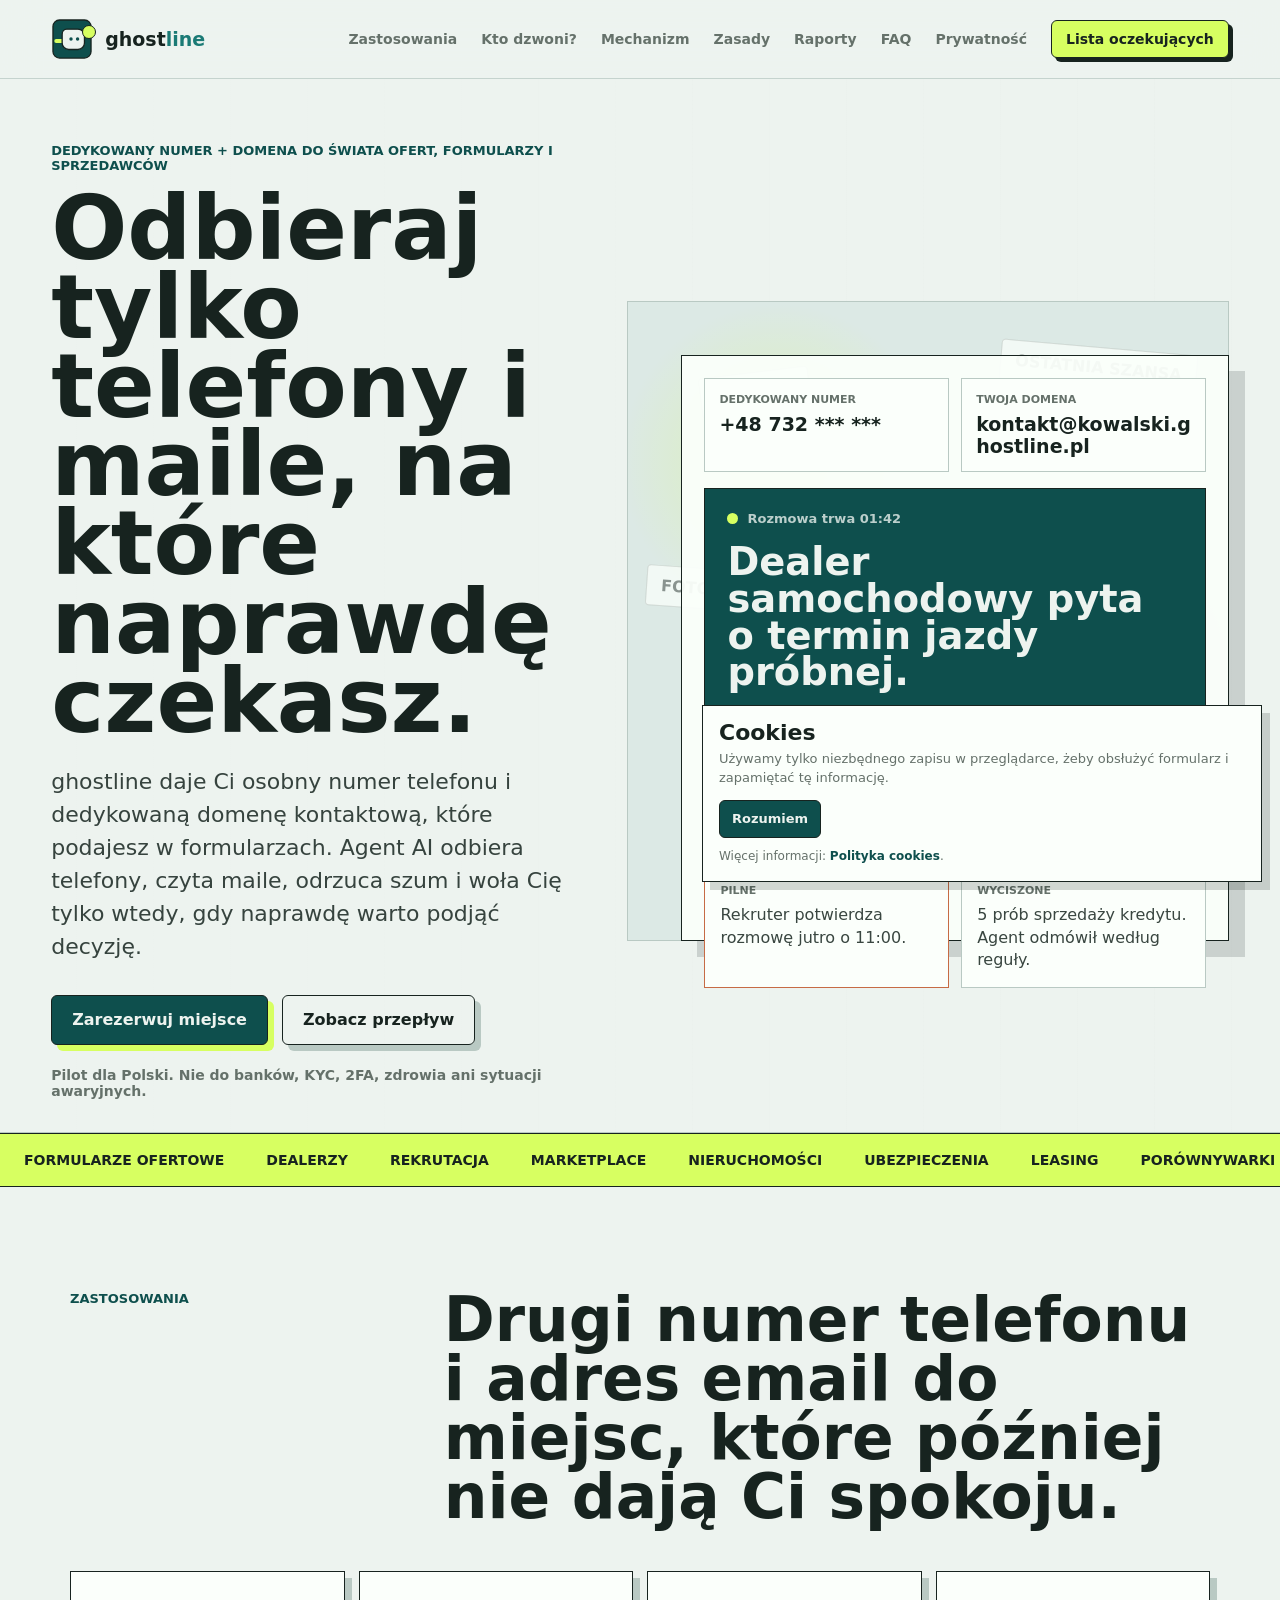
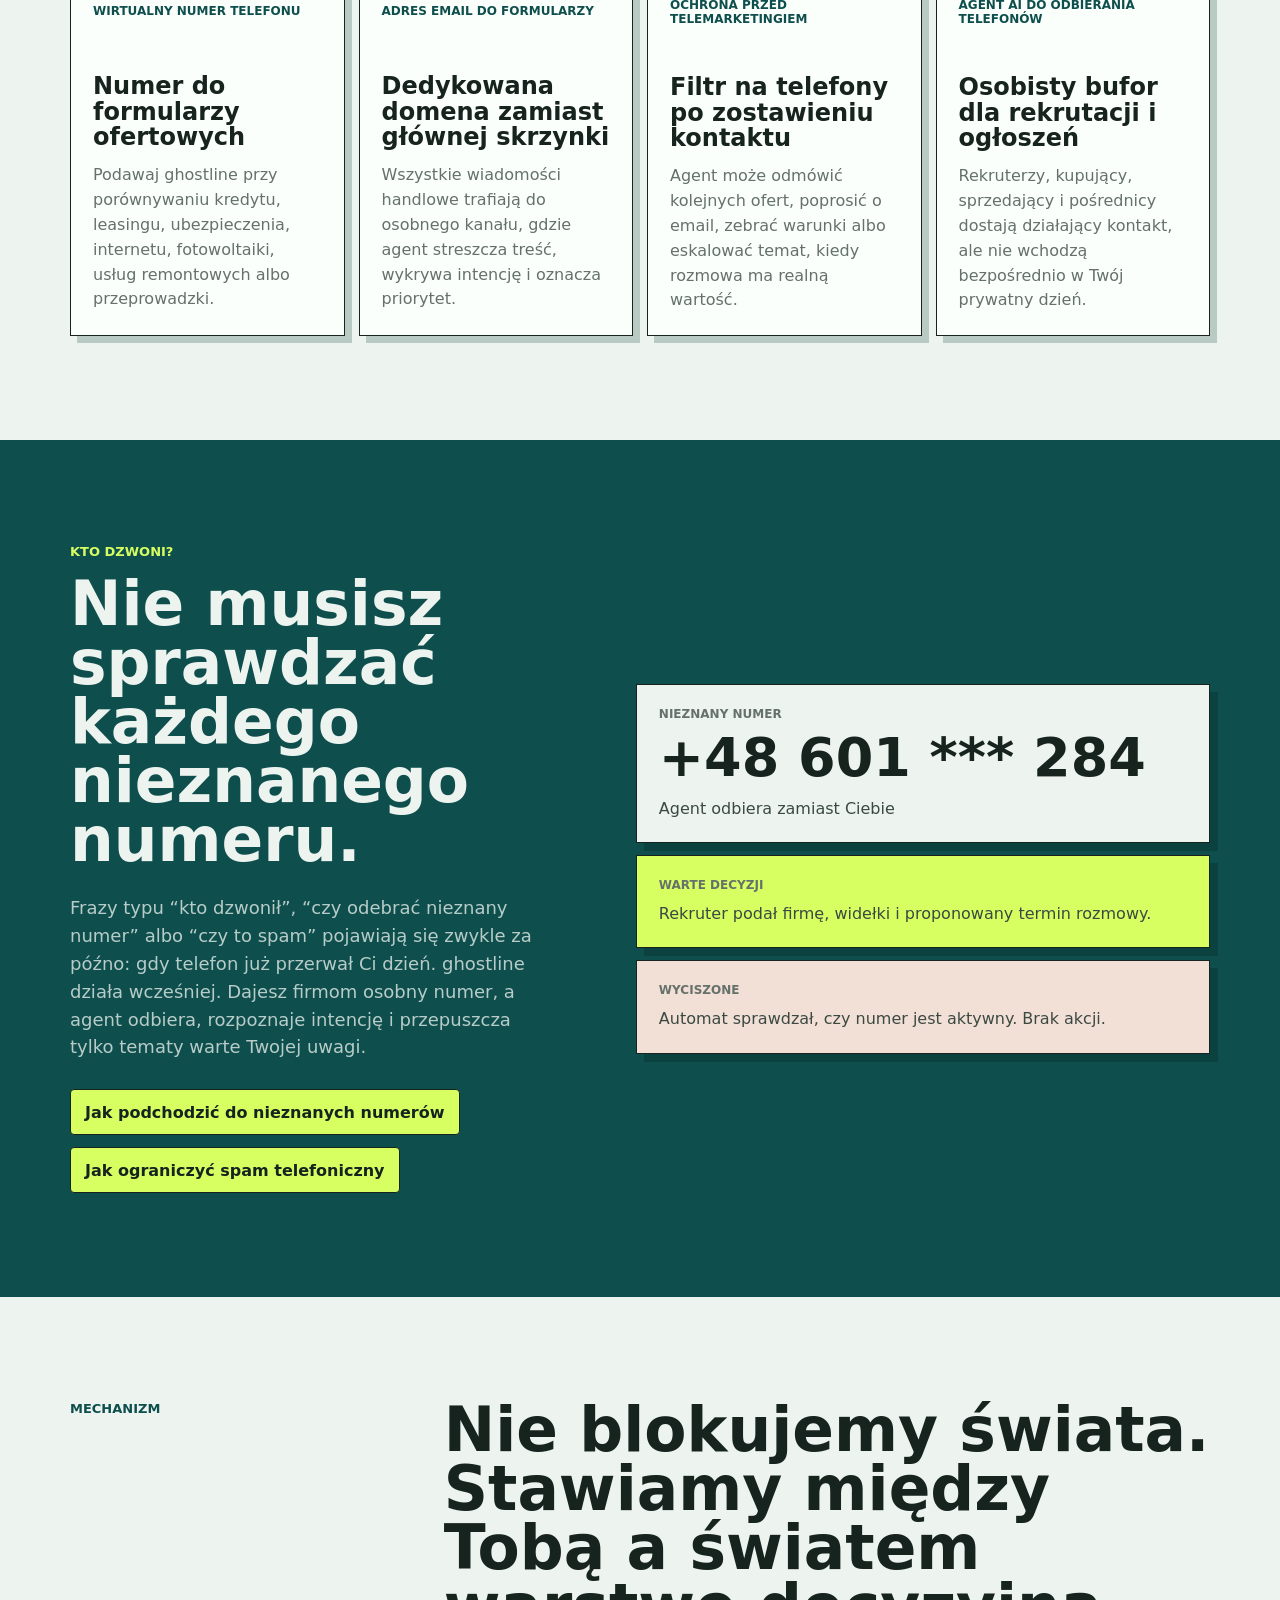
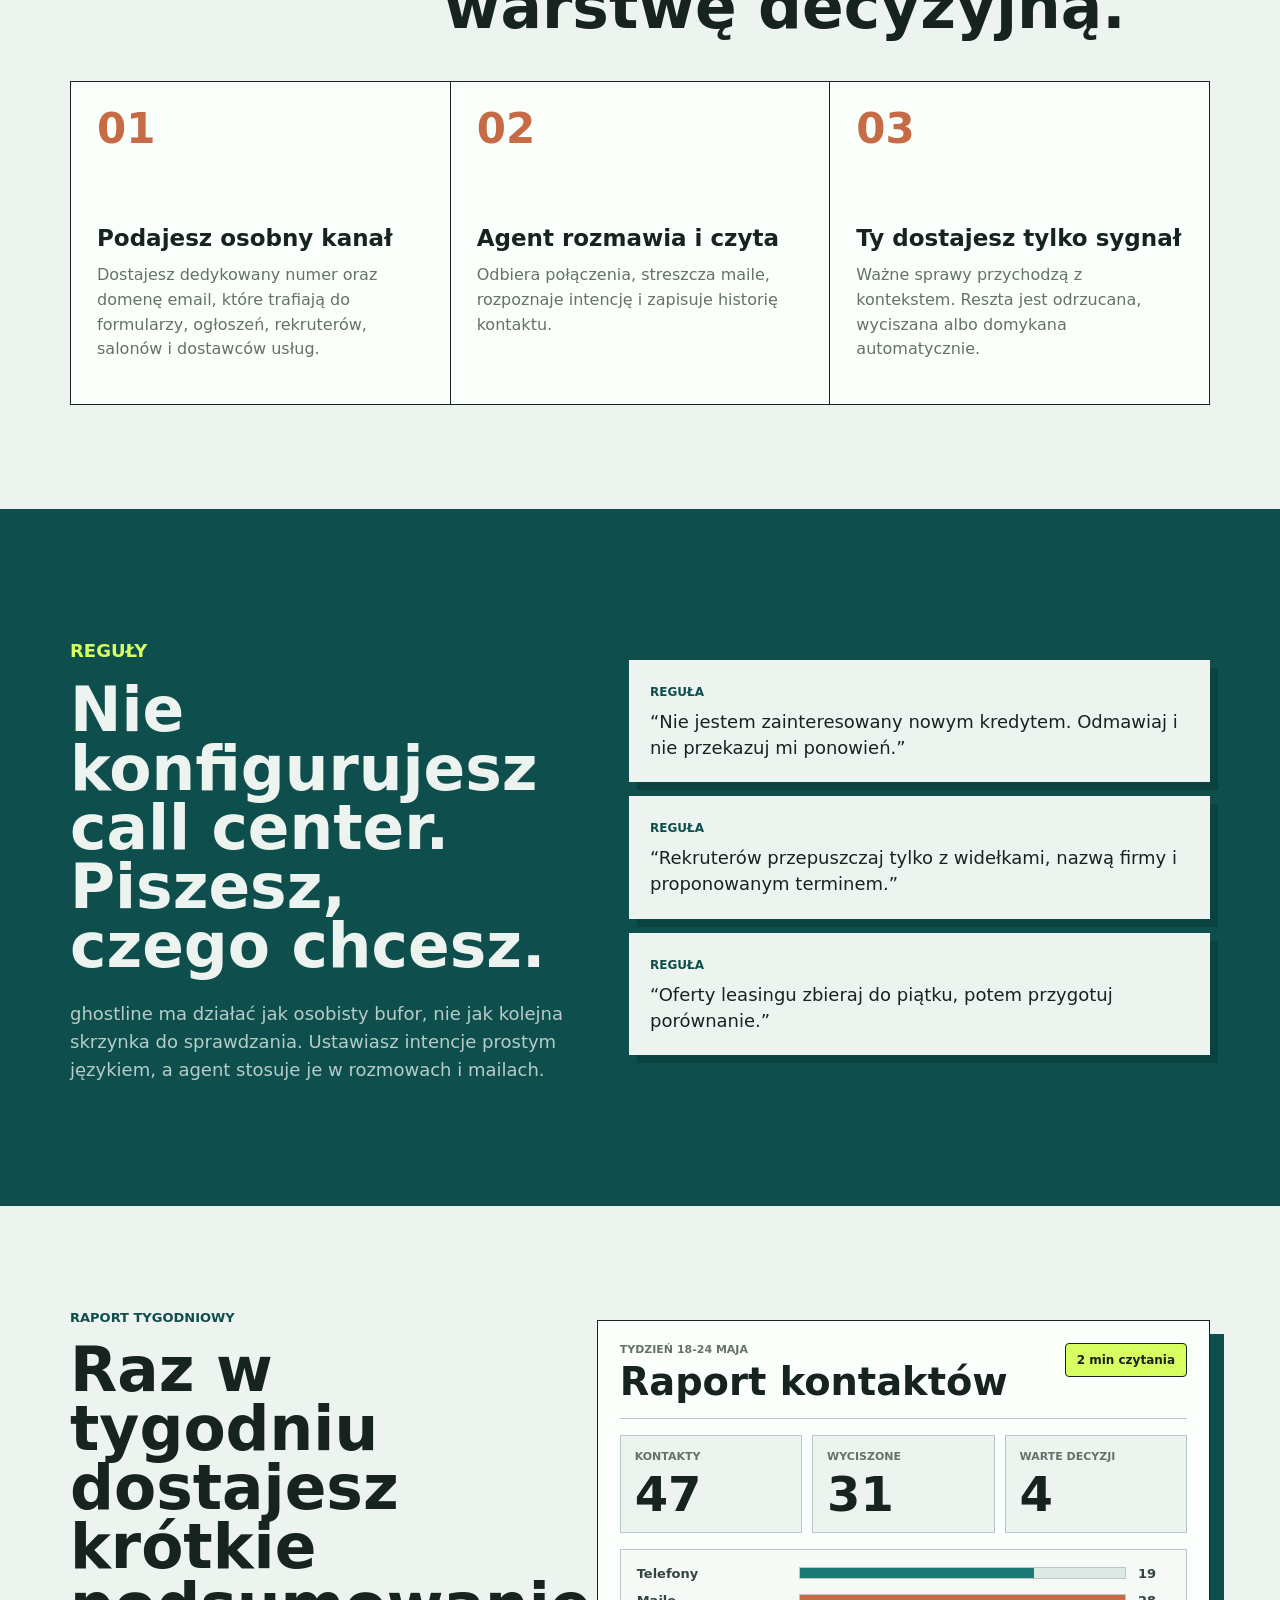
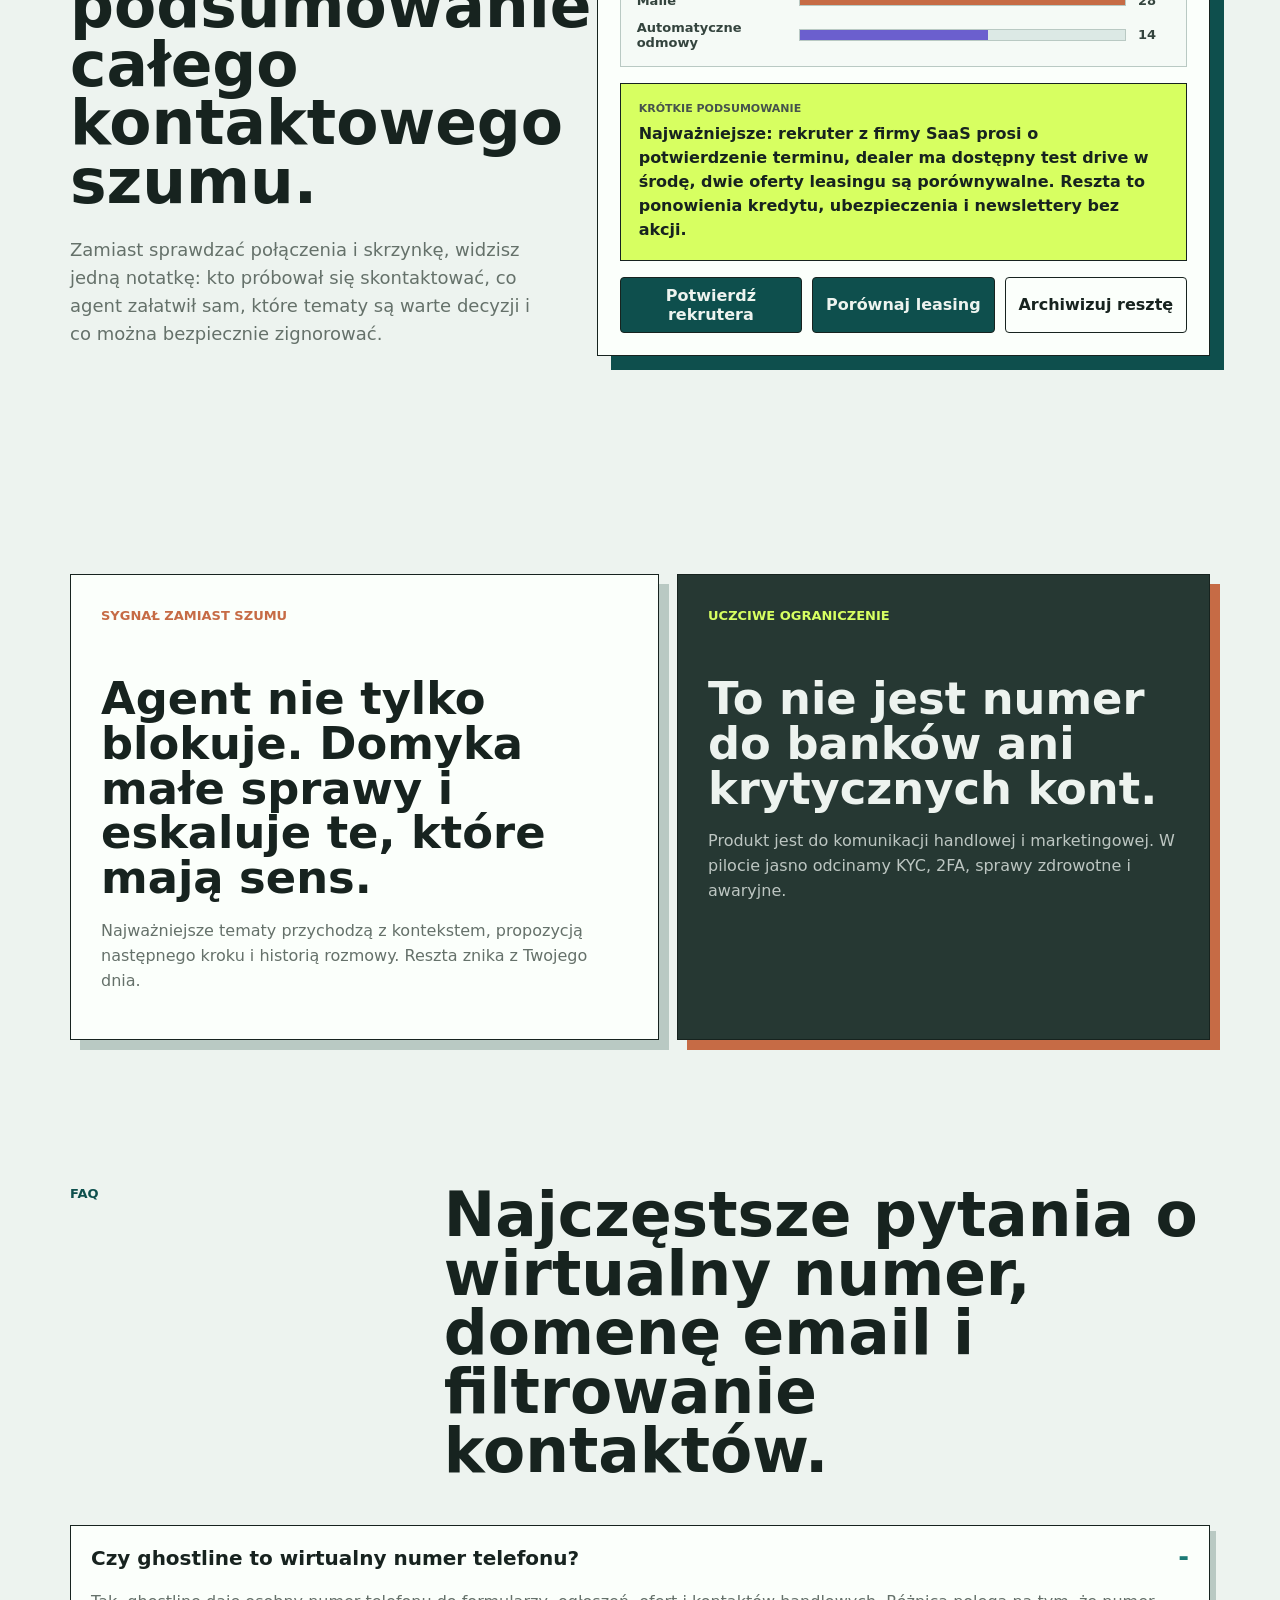
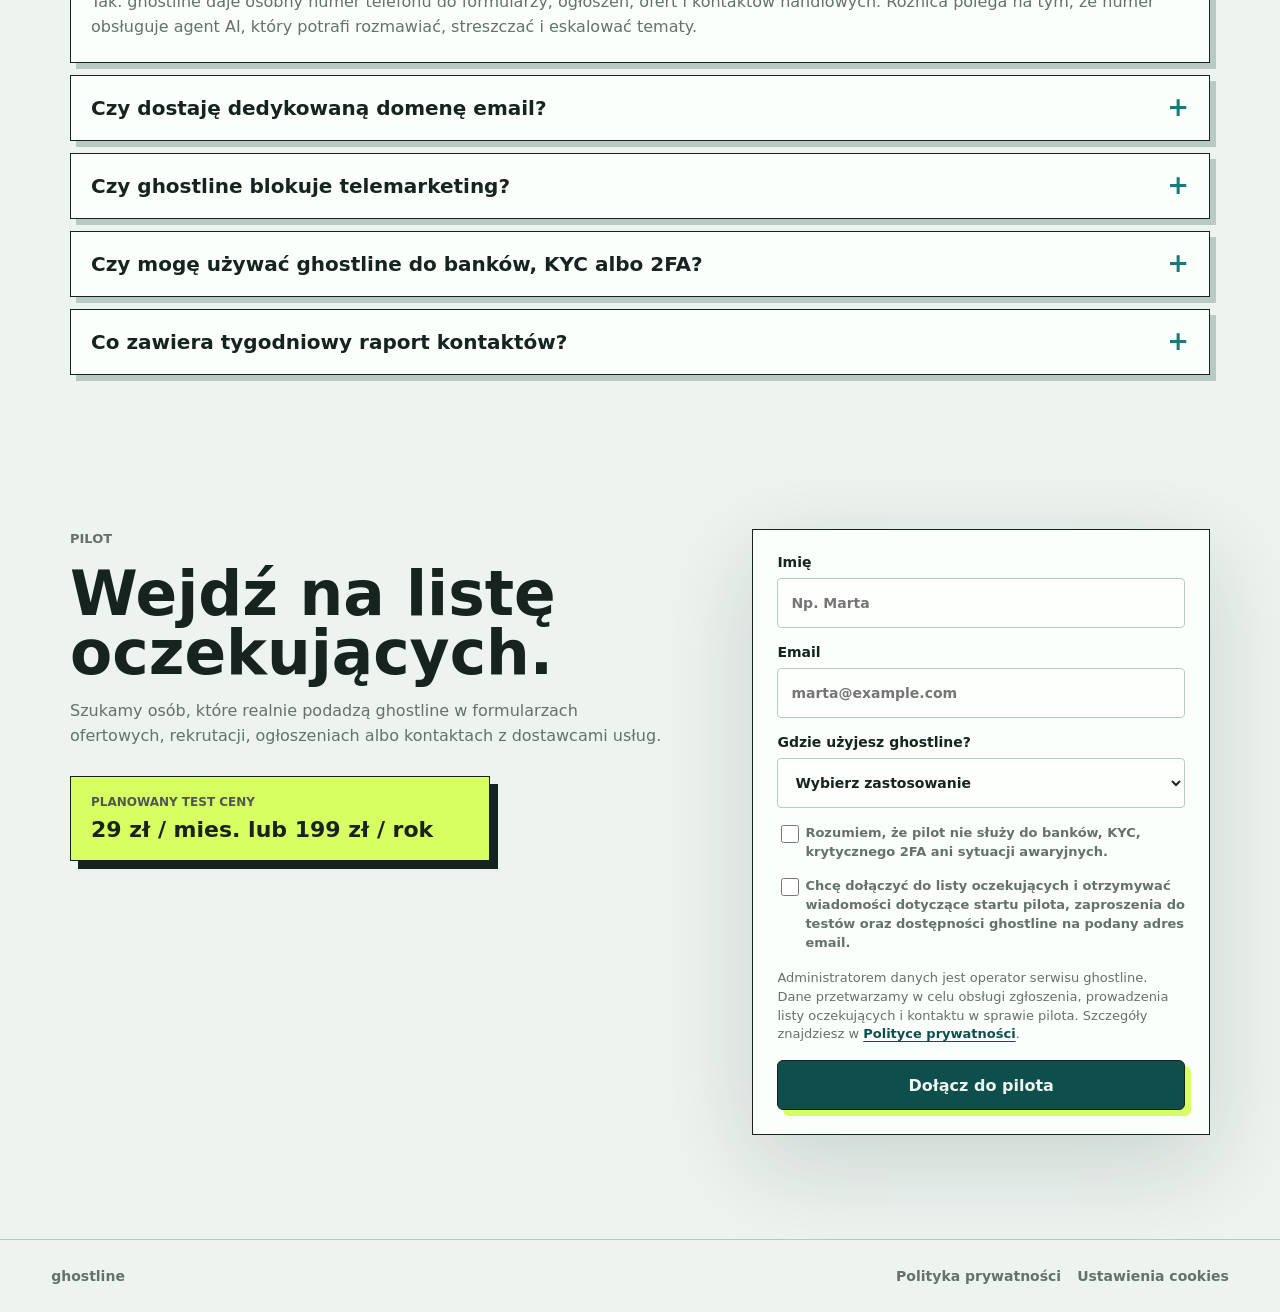
<file: index.html>
<!doctype html>
<html lang="pl">
  <head>
    <meta charset="utf-8">
    <meta name="viewport" content="width=device-width, initial-scale=1">
    <title>ghostline | Dedykowany numer i email do formularzy</title>
    <meta
      name="description"
      content="Dedykowany numer telefonu i domena email obsługiwana przez agenta AI. Ogranicz telemarketing, spam i chaos po formularzach ofertowych."
    >
    <meta name="robots" content="index, follow, max-image-preview:large">
    <meta name="googlebot" content="index, follow, max-snippet:-1, max-image-preview:large, max-video-preview:-1">
    <meta name="theme-color" content="#edf3ef">
    <meta name="application-name" content="ghostline">
    <meta name="apple-mobile-web-app-title" content="ghostline">
    <link rel="canonical" href="https://ghostline.pl/">
    <link rel="manifest" href="/site.webmanifest">
    <link rel="icon" href="data:image/svg+xml,%3Csvg width='64' height='64' viewBox='0 0 64 64' xmlns='http://www.w3.org/2000/svg'%3E%3Crect width='64' height='64' rx='10' fill='%230e4f4d'/%3E%3Cpath d='M10 35h12c5.5 0 7-7 12-7h20' fill='none' stroke='%23d7ff61' stroke-width='6' stroke-linecap='round'/%3E%3Cpath d='M24 18h17c5 0 9 4 9 9v11c0 5-4 9-9 9H26c-5 0-9-4-9-9V25c0-4 3-7 7-7Z' fill='%23edf3ef'/%3E%3Ccircle cx='30' cy='32' r='2.5' fill='%230e4f4d'/%3E%3Ccircle cx='40' cy='32' r='2.5' fill='%230e4f4d'/%3E%3C/svg%3E">
    <link rel="icon" type="image/svg+xml" href="/assets/logo.svg">
    <link rel="apple-touch-icon" href="/assets/apple-touch-icon.svg">
    <meta property="og:site_name" content="ghostline">
    <meta property="og:type" content="website">
    <meta property="og:locale" content="pl_PL">
    <meta property="og:url" content="https://ghostline.pl/">
    <meta property="og:title" content="ghostline - dedykowany numer i email do formularzy">
    <meta property="og:description" content="Osobny numer telefonu, dedykowana domena email i agent AI, który filtruje telemarketing, oferty i kontakty handlowe.">
    <meta property="og:image" content="https://ghostline.pl/assets/og-image.png">
    <meta property="og:image:type" content="image/png">
    <meta property="og:image:width" content="1200">
    <meta property="og:image:height" content="630">
    <meta property="og:image:alt" content="ghostline - dedykowany numer i domena email filtrowane przez agenta AI">
    <meta name="twitter:card" content="summary_large_image">
    <meta name="twitter:title" content="ghostline - dedykowany numer i email do formularzy">
    <meta name="twitter:description" content="Agent AI odbiera telefony, czyta maile i co tydzień streszcza kontakty z formularzy, ogłoszeń i ofert.">
    <meta name="twitter:image" content="https://ghostline.pl/assets/og-image.png">
    <script type="application/ld+json">
      {
        "@context": "https://schema.org",
        "@graph": [
          {
            "@type": "Organization",
            "@id": "https://ghostline.pl/#organization",
            "name": "ghostline",
            "url": "https://ghostline.pl/",
            "logo": "https://ghostline.pl/assets/logo.svg"
          },
          {
            "@type": "WebSite",
            "@id": "https://ghostline.pl/#website",
            "url": "https://ghostline.pl/",
            "name": "ghostline",
            "inLanguage": "pl-PL",
            "publisher": {
              "@id": "https://ghostline.pl/#organization"
            }
          },
          {
            "@type": "SoftwareApplication",
            "@id": "https://ghostline.pl/#app",
            "name": "ghostline",
            "applicationCategory": "CommunicationApplication",
            "operatingSystem": "Web, iOS, Android",
            "inLanguage": "pl-PL",
            "description": "Dedykowany numer telefonu i domena email obsługiwana przez agenta AI do formularzy ofertowych, rekrutacji, ogłoszeń i kontaktów handlowych.",
            "offers": {
              "@type": "Offer",
              "price": "29",
              "priceCurrency": "PLN",
              "availability": "https://schema.org/PreOrder",
              "url": "https://ghostline.pl/#waiting-list"
            }
          },
          {
            "@type": "FAQPage",
            "@id": "https://ghostline.pl/#faq",
            "inLanguage": "pl-PL",
            "mainEntity": [
              {
                "@type": "Question",
                "name": "Czy ghostline to wirtualny numer telefonu?",
                "acceptedAnswer": {
                  "@type": "Answer",
                  "text": "ghostline daje osobny numer telefonu i dedykowaną domenę email do formularzy, ogłoszeń, rekrutacji i kontaktów handlowych. Agent AI odbiera połączenia, czyta wiadomości i przekazuje tylko ważne tematy."
                }
              },
              {
                "@type": "Question",
                "name": "Czy mogę używać ghostline do banków, KYC albo 2FA?",
                "acceptedAnswer": {
                  "@type": "Answer",
                  "text": "Nie. Pilot ghostline jest przeznaczony do komunikacji marketingowej i handlowej. Nie należy używać go do banków, KYC, krytycznego 2FA, zdrowia ani sytuacji awaryjnych."
                }
              },
              {
                "@type": "Question",
                "name": "Czy dostaję dedykowaną domenę email?",
                "acceptedAnswer": {
                  "@type": "Answer",
                  "text": "Tak. W pilocie użytkownik otrzymuje dedykowany adres w domenie ghostline, na przykład kontakt@nazwisko.ghostline.pl, oraz osobny numer telefonu."
                }
              },
              {
                "@type": "Question",
                "name": "Jak działa tygodniowy raport kontaktów?",
                "acceptedAnswer": {
                  "@type": "Answer",
                  "text": "Raport tygodniowy pokazuje liczbę kontaktów, wyciszone tematy, sprawy wymagające decyzji oraz krótkie podsumowanie tego, co agent załatwił automatycznie."
                }
              }
            ]
          }
        ]
      }
    </script>
    <link rel="stylesheet" href="styles.css?v=20260529-2">
  </head>
  <body>
    <header class="site-header">
      <a class="brand" href="#top" aria-label="ghostline">
        <span class="brand-mark" aria-hidden="true">
          <svg viewBox="0 0 64 64" role="img">
            <rect class="mark-field" x="3" y="3" width="58" height="58" rx="10"></rect>
            <path class="mark-line" d="M8 35h13c5.6 0 7.2-7.5 12.7-7.5H56"></path>
            <path class="mark-ghost" d="M24 17h17c5.5 0 10 4.5 10 10v11c0 5.5-4.5 10-10 10H27c-5.5 0-10-4.5-10-10V25c0-4.4 2.9-8 7-8Z"></path>
            <circle class="mark-eye" cx="30.5" cy="32" r="2.6"></circle>
            <circle class="mark-eye" cx="40.5" cy="32" r="2.6"></circle>
          </svg>
        </span>
        <span class="brand-word">
          <span>ghost</span><span>line</span>
        </span>
      </a>
      <nav class="nav" aria-label="Nawigacja">
        <a href="#zastosowania">Zastosowania</a>
        <a href="#kto-dzwoni">Kto dzwoni?</a>
        <a href="#mechanizm">Mechanizm</a>
        <a href="#zasady">Zasady</a>
        <a href="#raport">Raporty</a>
        <a href="#faq">FAQ</a>
        <a href="privacy.html">Prywatność</a>
        <a href="#waiting-list">Lista oczekujących</a>
      </nav>
    </header>

    <main id="top">
      <section class="hero">
        <div class="hero-copy">
          <p class="kicker">Dedykowany numer + domena do świata ofert, formularzy i sprzedawców</p>
          <h1>Odbieraj tylko telefony i maile, na które naprawdę czekasz.</h1>
          <p class="lead">
            ghostline daje Ci osobny numer telefonu i dedykowaną domenę kontaktową, które
            podajesz w formularzach. Agent AI odbiera telefony, czyta maile, odrzuca szum
            i woła Cię tylko wtedy, gdy naprawdę warto podjąć decyzję.
          </p>
          <div class="hero-actions">
            <a class="button button-primary" href="#waiting-list">Zarezerwuj miejsce</a>
            <a class="button button-ghost" href="#mechanizm">Zobacz przepływ</a>
          </div>
          <p class="limit-note">Pilot dla Polski. Nie do banków, KYC, 2FA, zdrowia ani sytuacji awaryjnych.</p>
        </div>

        <div class="hero-product" aria-label="Podgląd działania ghostline">
          <div class="noise-wall" aria-hidden="true">
            <span style="--x: 12%; --y: 11%; --r: -7deg;">kredyt?</span>
            <span style="--x: 62%; --y: 7%; --r: 5deg;">ostatnia szansa</span>
            <span style="--x: 3%; --y: 42%; --r: 4deg;">fotowoltaika</span>
            <span style="--x: 70%; --y: 38%; --r: -4deg;">oddzwonimy</span>
            <span style="--x: 28%; --y: 72%; --r: 6deg;">promocja</span>
            <span style="--x: 78%; --y: 78%; --r: -6deg;">pakiet premium</span>
          </div>

          <div class="agent-console">
            <div class="console-top">
              <div>
                <span class="label">Dedykowany numer</span>
                <strong>+48 732 *** ***</strong>
              </div>
              <div>
                <span class="label">Twoja domena</span>
                <strong>kontakt@kowalski.ghostline.pl</strong>
              </div>
            </div>

            <div class="call-card active-call">
              <div class="call-meta">
                <span class="pulse"></span>
                <span>Rozmowa trwa 01:42</span>
              </div>
              <h2>Dealer samochodowy pyta o termin jazdy próbnej.</h2>
              <p>Agent poprosił o dwie propozycje i sprawdza kalendarz. Temat oznaczony jako wart decyzji.</p>
            </div>

            <div class="decision-stack">
              <button type="button">Odrzuć ofertę</button>
              <button type="button" class="selected">Zaproponuj wtorek 17:30</button>
              <button type="button">Poproś tylko o email</button>
            </div>

            <div class="daily-brief">
              <div class="brief-item urgent">
                <span>Pilne</span>
                <p>Rekruter potwierdza rozmowę jutro o 11:00.</p>
              </div>
              <div class="brief-item quiet">
                <span>Wyciszone</span>
                <p>5 prób sprzedaży kredytu. Agent odmówił według reguły.</p>
              </div>
            </div>
          </div>
        </div>
      </section>

      <section class="ticker" aria-label="Typowe miejsca użycia">
        <div class="ticker-track">
          <span>Formularze ofertowe</span>
          <span>Dealerzy</span>
          <span>Rekrutacja</span>
          <span>Marketplace</span>
          <span>Nieruchomości</span>
          <span>Ubezpieczenia</span>
          <span>Leasing</span>
          <span>Porównywarki</span>
          <span>Formularze ofertowe</span>
          <span>Dealerzy</span>
          <span>Rekrutacja</span>
          <span>Marketplace</span>
          <span>Nieruchomości</span>
          <span>Ubezpieczenia</span>
          <span>Leasing</span>
          <span>Porównywarki</span>
        </div>
      </section>

      <section class="use-cases-section" id="zastosowania">
        <div class="section-head">
          <p class="kicker">Zastosowania</p>
          <h2>Drugi numer telefonu i adres email do miejsc, które później nie dają Ci spokoju.</h2>
        </div>

        <div class="use-case-grid">
          <article>
            <span>Wirtualny numer telefonu</span>
            <h3>Numer do formularzy ofertowych</h3>
            <p>Podawaj ghostline przy porównywaniu kredytu, leasingu, ubezpieczenia, internetu, fotowoltaiki, usług remontowych albo przeprowadzki.</p>
          </article>
          <article>
            <span>Adres email do formularzy</span>
            <h3>Dedykowana domena zamiast głównej skrzynki</h3>
            <p>Wszystkie wiadomości handlowe trafiają do osobnego kanału, gdzie agent streszcza treść, wykrywa intencję i oznacza priorytet.</p>
          </article>
          <article>
            <span>Ochrona przed telemarketingiem</span>
            <h3>Filtr na telefony po zostawieniu kontaktu</h3>
            <p>Agent może odmówić kolejnych ofert, poprosić o email, zebrać warunki albo eskalować temat, kiedy rozmowa ma realną wartość.</p>
          </article>
          <article>
            <span>Agent AI do odbierania telefonów</span>
            <h3>Osobisty bufor dla rekrutacji i ogłoszeń</h3>
            <p>Rekruterzy, kupujący, sprzedający i pośrednicy dostają działający kontakt, ale nie wchodzą bezpośrednio w Twój prywatny dzień.</p>
          </article>
        </div>
      </section>

      <section class="unknown-call-section" id="kto-dzwoni">
        <div class="unknown-call-copy">
          <p class="kicker">Kto dzwoni?</p>
          <h2>Nie musisz sprawdzać każdego nieznanego numeru.</h2>
          <p>
            Frazy typu “kto dzwonił”, “czy odebrać nieznany numer” albo “czy to spam”
            pojawiają się zwykle za późno: gdy telefon już przerwał Ci dzień. ghostline
            działa wcześniej. Dajesz firmom osobny numer, a agent odbiera, rozpoznaje
            intencję i przepuszcza tylko tematy warte Twojej uwagi.
          </p>
          <div class="unknown-call-links">
            <a href="kto-dzwoni.html">Jak podchodzić do nieznanych numerów</a>
            <a href="spam-telefoniczny.html">Jak ograniczyć spam telefoniczny</a>
          </div>
        </div>

        <div class="unknown-call-visual" aria-label="Przykład filtrowania nieznanych połączeń">
          <div class="incoming-phone">
            <span>Nieznany numer</span>
            <strong>+48 601 *** 284</strong>
            <p>Agent odbiera zamiast Ciebie</p>
          </div>
          <div class="call-verdict safe">
            <span>Warte decyzji</span>
            <p>Rekruter podał firmę, widełki i proponowany termin rozmowy.</p>
          </div>
          <div class="call-verdict spam">
            <span>Wyciszone</span>
            <p>Automat sprawdzał, czy numer jest aktywny. Brak akcji.</p>
          </div>
        </div>
      </section>

      <section class="section mechanism" id="mechanizm">
        <div class="section-head">
          <p class="kicker">Mechanizm</p>
          <h2>Nie blokujemy świata. Stawiamy między Tobą a światem warstwę decyzyjną.</h2>
        </div>

        <div class="flow">
          <article>
            <span class="flow-index">01</span>
            <h3>Podajesz osobny kanał</h3>
            <p>Dostajesz dedykowany numer oraz domenę email, które trafiają do formularzy, ogłoszeń, rekruterów, salonów i dostawców usług.</p>
          </article>
          <article>
            <span class="flow-index">02</span>
            <h3>Agent rozmawia i czyta</h3>
            <p>Odbiera połączenia, streszcza maile, rozpoznaje intencję i zapisuje historię kontaktu.</p>
          </article>
          <article>
            <span class="flow-index">03</span>
            <h3>Ty dostajesz tylko sygnał</h3>
            <p>Ważne sprawy przychodzą z kontekstem. Reszta jest odrzucana, wyciszana albo domykana automatycznie.</p>
          </article>
        </div>
      </section>

      <section class="rules-panel" id="zasady">
        <div class="rules-copy">
          <p class="kicker">Reguły</p>
          <h2>Nie konfigurujesz call center. Piszesz, czego chcesz.</h2>
          <p>
            ghostline ma działać jak osobisty bufor, nie jak kolejna skrzynka do sprawdzania.
            Ustawiasz intencje prostym językiem, a agent stosuje je w rozmowach i mailach.
          </p>
        </div>

        <div class="rule-cards">
          <div class="rule-card">
            <span>Reguła</span>
            <p>“Nie jestem zainteresowany nowym kredytem. Odmawiaj i nie przekazuj mi ponowień.”</p>
          </div>
          <div class="rule-card">
            <span>Reguła</span>
            <p>“Rekruterów przepuszczaj tylko z widełkami, nazwą firmy i proponowanym terminem.”</p>
          </div>
          <div class="rule-card">
            <span>Reguła</span>
            <p>“Oferty leasingu zbieraj do piątku, potem przygotuj porównanie.”</p>
          </div>
        </div>
      </section>

      <section class="weekly-report-section" id="raport">
        <div class="report-copy">
          <p class="kicker">Raport tygodniowy</p>
          <h2>Raz w tygodniu dostajesz krótkie podsumowanie całego kontaktowego szumu.</h2>
          <p>
            Zamiast sprawdzać połączenia i skrzynkę, widzisz jedną notatkę: kto próbował się
            skontaktować, co agent załatwił sam, które tematy są warte decyzji i co można
            bezpiecznie zignorować.
          </p>
        </div>

        <div class="weekly-report" aria-label="Przykładowy tygodniowy raport ghostline">
          <div class="report-top">
            <div>
              <span class="label">Tydzień 18-24 maja</span>
              <strong>Raport kontaktów</strong>
            </div>
            <span class="report-badge">2 min czytania</span>
          </div>

          <div class="report-stats">
            <div>
              <span>Kontakty</span>
              <strong>47</strong>
            </div>
            <div>
              <span>Wyciszone</span>
              <strong>31</strong>
            </div>
            <div>
              <span>Warte decyzji</span>
              <strong>4</strong>
            </div>
          </div>

          <div class="report-bars" aria-hidden="true">
            <div class="bar-row">
              <span>Telefony</span>
              <div><i style="width: 72%"></i></div>
              <strong>19</strong>
            </div>
            <div class="bar-row">
              <span>Maile</span>
              <div><i style="width: 100%"></i></div>
              <strong>28</strong>
            </div>
            <div class="bar-row">
              <span>Automatyczne odmowy</span>
              <div><i style="width: 58%"></i></div>
              <strong>14</strong>
            </div>
          </div>

          <div class="report-summary">
            <span>Krótkie podsumowanie</span>
            <p>
              Najważniejsze: rekruter z firmy SaaS prosi o potwierdzenie terminu, dealer ma
              dostępny test drive w środę, dwie oferty leasingu są porównywalne. Reszta to
              ponowienia kredytu, ubezpieczenia i newslettery bez akcji.
            </p>
          </div>

          <div class="report-actions">
            <button type="button">Potwierdź rekrutera</button>
            <button type="button">Porównaj leasing</button>
            <button type="button" class="muted-action">Archiwizuj resztę</button>
          </div>
        </div>
      </section>

      <section class="proof-section">
        <div class="proof-card">
          <span>Sygnał zamiast szumu</span>
          <strong>Agent nie tylko blokuje. Domyka małe sprawy i eskaluje te, które mają sens.</strong>
          <p>Najważniejsze tematy przychodzą z kontekstem, propozycją następnego kroku i historią rozmowy. Reszta znika z Twojego dnia.</p>
        </div>
        <div class="proof-card inverted">
          <span>Uczciwe ograniczenie</span>
          <strong>To nie jest numer do banków ani krytycznych kont.</strong>
          <p>Produkt jest do komunikacji handlowej i marketingowej. W pilocie jasno odcinamy KYC, 2FA, sprawy zdrowotne i awaryjne.</p>
        </div>
      </section>

      <section class="faq-section" id="faq">
        <div class="section-head">
          <p class="kicker">FAQ</p>
          <h2>Najczęstsze pytania o wirtualny numer, domenę email i filtrowanie kontaktów.</h2>
        </div>

        <div class="faq-list">
          <details open>
            <summary>Czy ghostline to wirtualny numer telefonu?</summary>
            <p>Tak. ghostline daje osobny numer telefonu do formularzy, ogłoszeń, ofert i kontaktów handlowych. Różnica polega na tym, że numer obsługuje agent AI, który potrafi rozmawiać, streszczać i eskalować tematy.</p>
          </details>
          <details>
            <summary>Czy dostaję dedykowaną domenę email?</summary>
            <p>Tak. W pilocie użytkownik dostaje dedykowany adres w domenie ghostline, np. kontakt@kowalski.ghostline.pl. Dzięki temu marketingowe maile nie trafiają do głównej skrzynki.</p>
          </details>
          <details>
            <summary>Czy ghostline blokuje telemarketing?</summary>
            <p>ghostline nie jest zwykłą listą blokowania numerów. Agent rozpoznaje intencję rozmowy i może odmówić, zebrać ofertę, poprosić o email, umówić termin albo przekazać sprawę użytkownikowi.</p>
          </details>
          <details>
            <summary>Czy mogę używać ghostline do banków, KYC albo 2FA?</summary>
            <p>Nie. To produkt do kontaktów marketingowych i handlowych. Nie używaj go do banków, KYC, krytycznego 2FA, zdrowia, administracji publicznej ani sytuacji awaryjnych.</p>
          </details>
          <details>
            <summary>Co zawiera tygodniowy raport kontaktów?</summary>
            <p>Raport pokazuje liczbę kontaktów, telefony, maile, automatyczne odmowy, tematy warte decyzji i krótkie podsumowanie najważniejszych spraw z całego tygodnia.</p>
          </details>
        </div>
      </section>

      <section class="signup-section" id="waiting-list">
        <div class="signup-copy">
          <p class="kicker">Pilot</p>
          <h2>Wejdź na listę oczekujących.</h2>
          <p style="margin-top: 16px;">
            Szukamy osób, które realnie podadzą ghostline w formularzach ofertowych,
            rekrutacji, ogłoszeniach albo kontaktach z dostawcami usług.
          </p>
          <div class="price-line">
            <span>Planowany test ceny</span>
            <strong>29 zł / mies. lub 199 zł / rok</strong>
          </div>
        </div>

        <form
          class="waitlist-form"
          id="waitlist-form"
          action="https://api.web3forms.com/submit"
          method="POST"
        >
          <input type="hidden" name="access_key" value="ac874736-3840-47c6-8f65-ef1fa5db36fb">
          <input type="hidden" name="subject" value="Nowy lead z ghostline.pl">
          <input type="hidden" name="from_name" value="ghostline.pl">
          <input type="hidden" name="redirect" value="https://ghostline.pl/thanks.html">
          <input type="checkbox" name="botcheck" class="honeypot" tabindex="-1" autocomplete="off">
          <label class="honeypot" aria-hidden="true">
            Nie wypełniaj tego pola
            <input name="_honey" type="text" tabindex="-1" autocomplete="off">
          </label>
          <label>
            Imię
            <input name="name" type="text" autocomplete="given-name" placeholder="Np. Marta" required>
          </label>
          <label>
            Email
            <input name="email" type="email" autocomplete="email" placeholder="marta@example.com" required>
          </label>
          <label>
            Gdzie użyjesz ghostline?
            <select name="use_case" required>
              <option value="">Wybierz zastosowanie</option>
              <option>Formularze ofertowe</option>
              <option>Rekrutacja</option>
              <option>Marketplace / ogłoszenia</option>
              <option>Nieruchomości</option>
              <option>Dealerzy, leasing, ubezpieczenia</option>
            </select>
          </label>
          <label class="checkbox">
            <input name="limitation" type="checkbox" required>
            <span>Rozumiem, że pilot nie służy do banków, KYC, krytycznego 2FA ani sytuacji awaryjnych.</span>
          </label>
          <label class="checkbox">
            <input name="marketing_consent" type="checkbox" required>
            <span>Chcę dołączyć do listy oczekujących i otrzymywać wiadomości dotyczące startu pilota, zaproszenia do testów oraz dostępności ghostline na podany adres email.</span>
          </label>
          <p class="privacy-note">
            Administratorem danych jest operator serwisu ghostline. Dane przetwarzamy w celu obsługi zgłoszenia,
            prowadzenia listy oczekujących i kontaktu w sprawie pilota. Szczegóły znajdziesz w
            <a href="privacy.html">Polityce prywatności</a>.
          </p>
          <button class="button button-primary submit" type="submit">Dołącz do pilota</button>
        </form>
      </section>
    </main>

    <footer class="site-footer">
      <span>ghostline</span>
      <nav aria-label="Linki prawne">
        <a href="privacy.html">Polityka prywatności</a>
        <button type="button" class="footer-link cookie-settings">Ustawienia cookies</button>
      </nav>
    </footer>

    <div class="cookie-banner" id="cookie-banner" hidden>
      <div class="cookie-panel" role="region" aria-labelledby="cookie-title" aria-describedby="cookie-desc">
        <div class="cookie-copy">
          <h2 id="cookie-title">Cookies</h2>
          <p id="cookie-desc">
            Używamy tylko niezbędnego zapisu w przeglądarce, żeby obsłużyć formularz i zapamiętać tę informację.
          </p>
        </div>
        <div class="cookie-actions">
          <button type="button" class="button button-primary" id="cookie-accept">Rozumiem</button>
        </div>
        <p class="cookie-small">
          Więcej informacji: <a href="privacy.html#cookies">Polityka cookies</a>.
        </p>
      </div>
    </div>

    <script src="script.js"></script>
  </body>
</html>
</file>
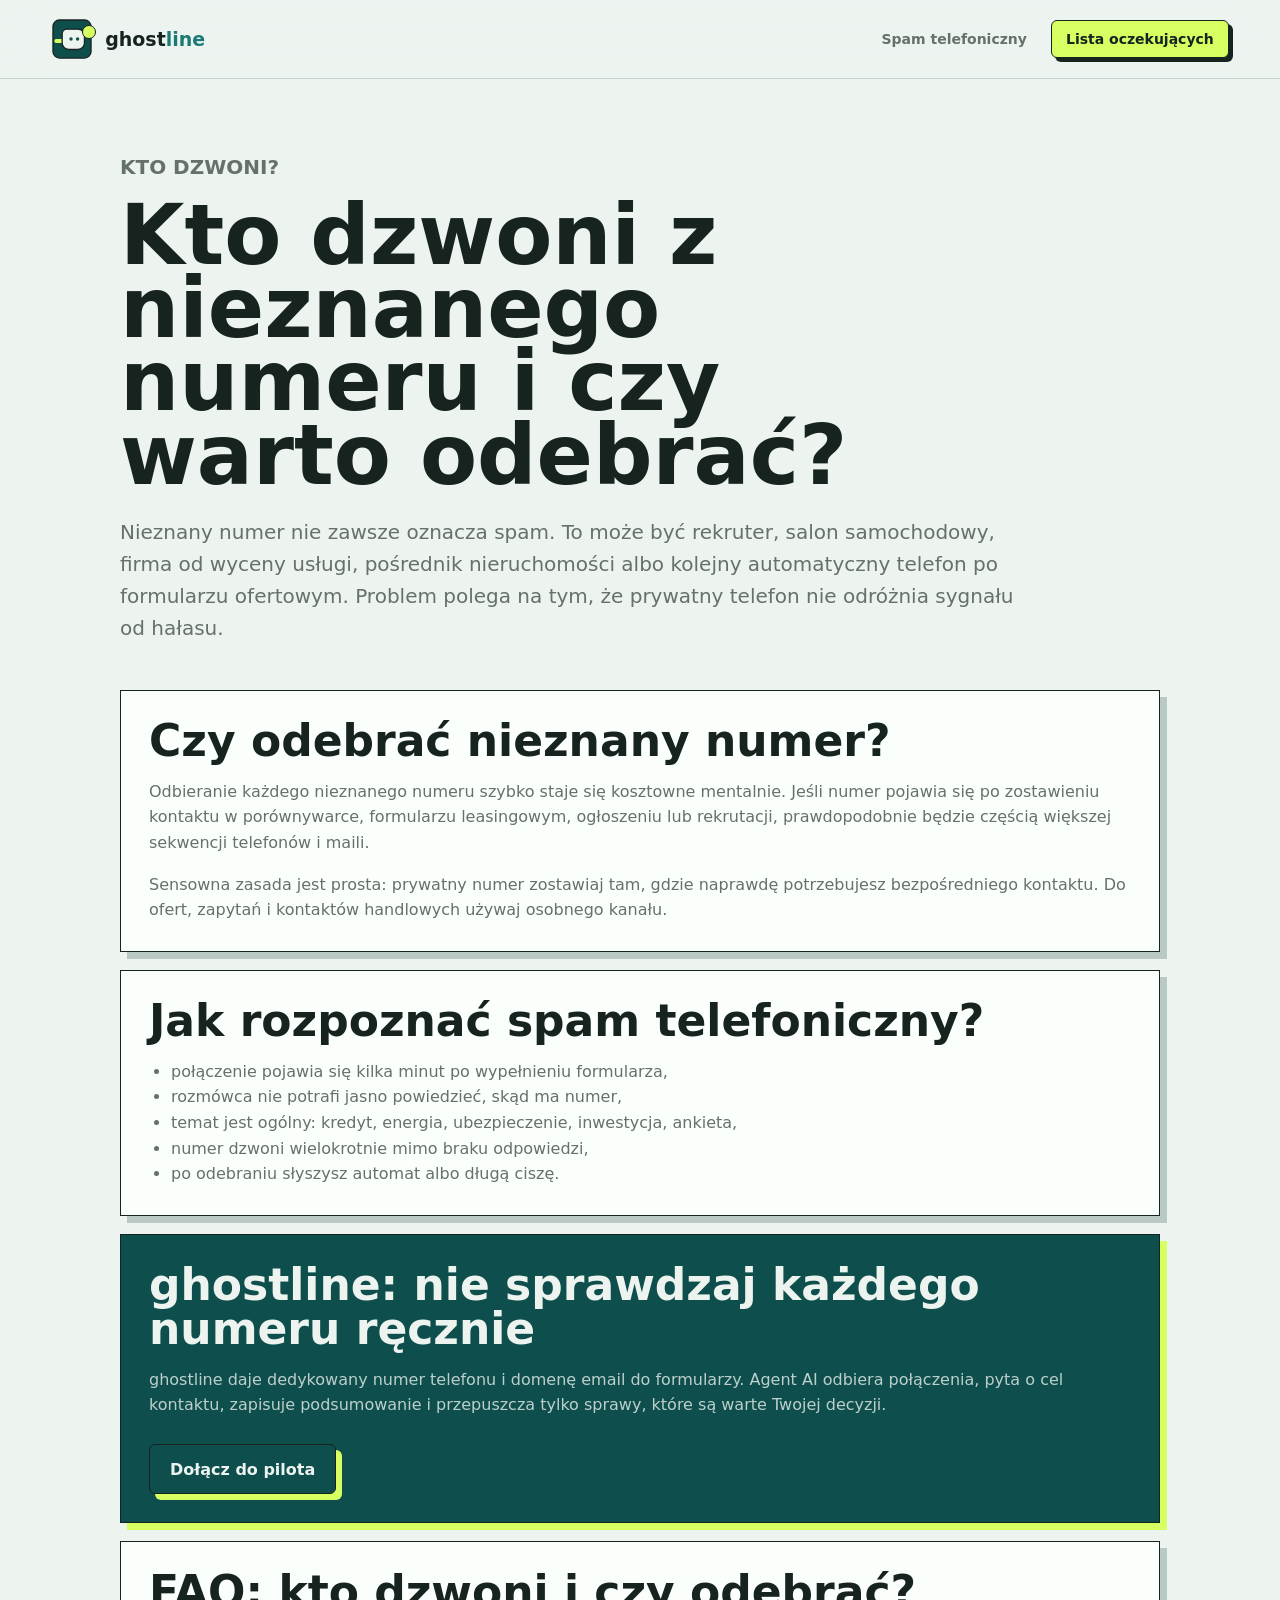
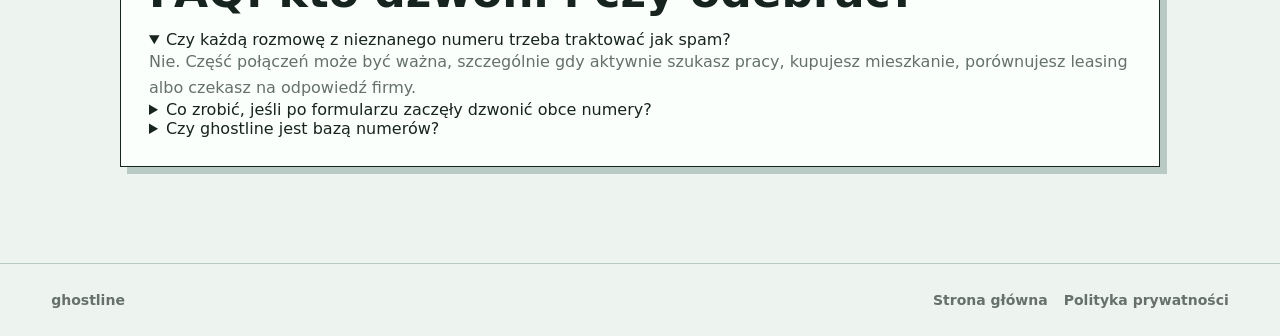
<file: kto-dzwoni.html>
<!doctype html>
<html lang="pl">
  <head>
    <meta charset="utf-8">
    <meta name="viewport" content="width=device-width, initial-scale=1">
    <title>Kto dzwoni? Jak nie odbierać spamu i nie przegapić ważnych połączeń</title>
    <meta
      name="description"
      content="Kto dzwoni z nieznanego numeru? Sprawdź, kiedy warto odebrać, jak rozpoznać spam telefoniczny i jak ghostline chroni prywatny numer."
    >
    <meta name="robots" content="index, follow, max-image-preview:large">
    <link rel="canonical" href="https://ghostline.pl/kto-dzwoni.html">
    <link rel="icon" type="image/svg+xml" href="/assets/logo.svg">
    <meta property="og:type" content="article">
    <meta property="og:locale" content="pl_PL">
    <meta property="og:title" content="Kto dzwoni? Nie musisz sprawdzać każdego nieznanego numeru">
    <meta property="og:description" content="Praktyczny przewodnik: czy odebrać nieznany numer, jak rozpoznać spam i jak oddzielić marketing od prywatnego telefonu.">
    <meta property="og:url" content="https://ghostline.pl/kto-dzwoni.html">
    <meta property="og:image" content="https://ghostline.pl/assets/og-image.png">
    <script type="application/ld+json">
      {
        "@context": "https://schema.org",
        "@graph": [
          {
            "@type": "Article",
            "@id": "https://ghostline.pl/kto-dzwoni.html#article",
            "headline": "Kto dzwoni? Jak nie odbierać spamu i nie przegapić ważnych połączeń",
            "description": "Poradnik o nieznanych numerach, spamie telefonicznym i ochronie prywatnego numeru.",
            "inLanguage": "pl-PL",
            "datePublished": "2026-05-29",
            "dateModified": "2026-05-29",
            "author": {
              "@type": "Organization",
              "name": "ghostline"
            },
            "publisher": {
              "@type": "Organization",
              "name": "ghostline",
              "logo": {
                "@type": "ImageObject",
                "url": "https://ghostline.pl/assets/logo.svg"
              }
            }
          },
          {
            "@type": "FAQPage",
            "@id": "https://ghostline.pl/kto-dzwoni.html#faq",
            "mainEntity": [
              {
                "@type": "Question",
                "name": "Czy odbierać telefon z nieznanego numeru?",
                "acceptedAnswer": {
                  "@type": "Answer",
                  "text": "Jeśli spodziewasz się kontaktu od rekrutera, kuriera, lekarza albo firmy, z którą rozmawiasz, połączenie może być istotne. Jeśli numer pojawia się po formularzu ofertowym, lepiej zachować ostrożność i oddzielić taki kontakt od prywatnego numeru."
                }
              },
              {
                "@type": "Question",
                "name": "Jak sprawdzić, czy numer telefonu to spam?",
                "acceptedAnswer": {
                  "@type": "Answer",
                  "text": "Możesz sprawdzić opinie o numerze w publicznych bazach, ale nie daje to pełnej pewności. Lepszą prewencją jest podawanie osobnego numeru do formularzy i kontaktów handlowych."
                }
              }
            ]
          }
        ]
      }
    </script>
    <link rel="stylesheet" href="styles.css">
  </head>
  <body>
    <header class="site-header">
      <a class="brand" href="index.html#top" aria-label="ghostline">
        <span class="brand-mark" aria-hidden="true">
          <svg viewBox="0 0 64 64" role="img">
            <rect class="mark-field" x="3" y="3" width="58" height="58" rx="10"></rect>
            <path class="mark-line" d="M8 35h13c5.6 0 7.2-7.5 12.7-7.5H56"></path>
            <path class="mark-ghost" d="M24 17h17c5.5 0 10 4.5 10 10v11c0 5.5-4.5 10-10 10H27c-5.5 0-10-4.5-10-10V25c0-4.4 2.9-8 7-8Z"></path>
            <circle class="mark-eye" cx="30.5" cy="32" r="2.6"></circle>
            <circle class="mark-eye" cx="40.5" cy="32" r="2.6"></circle>
          </svg>
        </span>
        <span class="brand-word"><span>ghost</span><span>line</span></span>
      </a>
      <nav class="nav" aria-label="Nawigacja">
        <a href="spam-telefoniczny.html">Spam telefoniczny</a>
        <a href="index.html#waiting-list">Lista oczekujących</a>
      </nav>
    </header>

    <main class="seo-page">
      <article class="seo-article">
        <header class="seo-hero">
          <p class="kicker">Kto dzwoni?</p>
          <h1>Kto dzwoni z nieznanego numeru i czy warto odebrać?</h1>
          <p>
            Nieznany numer nie zawsze oznacza spam. To może być rekruter, salon samochodowy,
            firma od wyceny usługi, pośrednik nieruchomości albo kolejny automatyczny telefon
            po formularzu ofertowym. Problem polega na tym, że prywatny telefon nie odróżnia
            sygnału od hałasu.
          </p>
        </header>

        <section>
          <h2>Czy odebrać nieznany numer?</h2>
          <p>
            Odbieranie każdego nieznanego numeru szybko staje się kosztowne mentalnie.
            Jeśli numer pojawia się po zostawieniu kontaktu w porównywarce, formularzu
            leasingowym, ogłoszeniu lub rekrutacji, prawdopodobnie będzie częścią większej
            sekwencji telefonów i maili.
          </p>
          <p>
            Sensowna zasada jest prosta: prywatny numer zostawiaj tam, gdzie naprawdę potrzebujesz
            bezpośredniego kontaktu. Do ofert, zapytań i kontaktów handlowych używaj osobnego kanału.
          </p>
        </section>

        <section>
          <h2>Jak rozpoznać spam telefoniczny?</h2>
          <ul>
            <li>połączenie pojawia się kilka minut po wypełnieniu formularza,</li>
            <li>rozmówca nie potrafi jasno powiedzieć, skąd ma numer,</li>
            <li>temat jest ogólny: kredyt, energia, ubezpieczenie, inwestycja, ankieta,</li>
            <li>numer dzwoni wielokrotnie mimo braku odpowiedzi,</li>
            <li>po odebraniu słyszysz automat albo długą ciszę.</li>
          </ul>
        </section>

        <section class="seo-callout">
          <h2>ghostline: nie sprawdzaj każdego numeru ręcznie</h2>
          <p>
            ghostline daje dedykowany numer telefonu i domenę email do formularzy.
            Agent AI odbiera połączenia, pyta o cel kontaktu, zapisuje podsumowanie
            i przepuszcza tylko sprawy, które są warte Twojej decyzji.
          </p>
          <a class="button button-primary" href="index.html#waiting-list">Dołącz do pilota</a>
        </section>

        <section>
          <h2>FAQ: kto dzwoni i czy odebrać?</h2>
          <details open>
            <summary>Czy każdą rozmowę z nieznanego numeru trzeba traktować jak spam?</summary>
            <p>Nie. Część połączeń może być ważna, szczególnie gdy aktywnie szukasz pracy, kupujesz mieszkanie, porównujesz leasing albo czekasz na odpowiedź firmy.</p>
          </details>
          <details>
            <summary>Co zrobić, jeśli po formularzu zaczęły dzwonić obce numery?</summary>
            <p>Najlepiej nie podawać prywatnego numeru w kolejnych formularzach. Użyj osobnego numeru i adresu email, które można kontrolować, wyciszać i raportować.</p>
          </details>
          <details>
            <summary>Czy ghostline jest bazą numerów?</summary>
            <p>Nie. ghostline nie udaje bazy “czyj to numer”. To narzędzie prewencyjne: daje osobny numer, który odbiera agent AI.</p>
          </details>
        </section>
      </article>
    </main>

    <footer class="site-footer">
      <span>ghostline</span>
      <nav aria-label="Linki">
        <a href="index.html">Strona główna</a>
        <a href="privacy.html">Polityka prywatności</a>
      </nav>
    </footer>
    <script src="script.js"></script>
  </body>
</html>
</file>
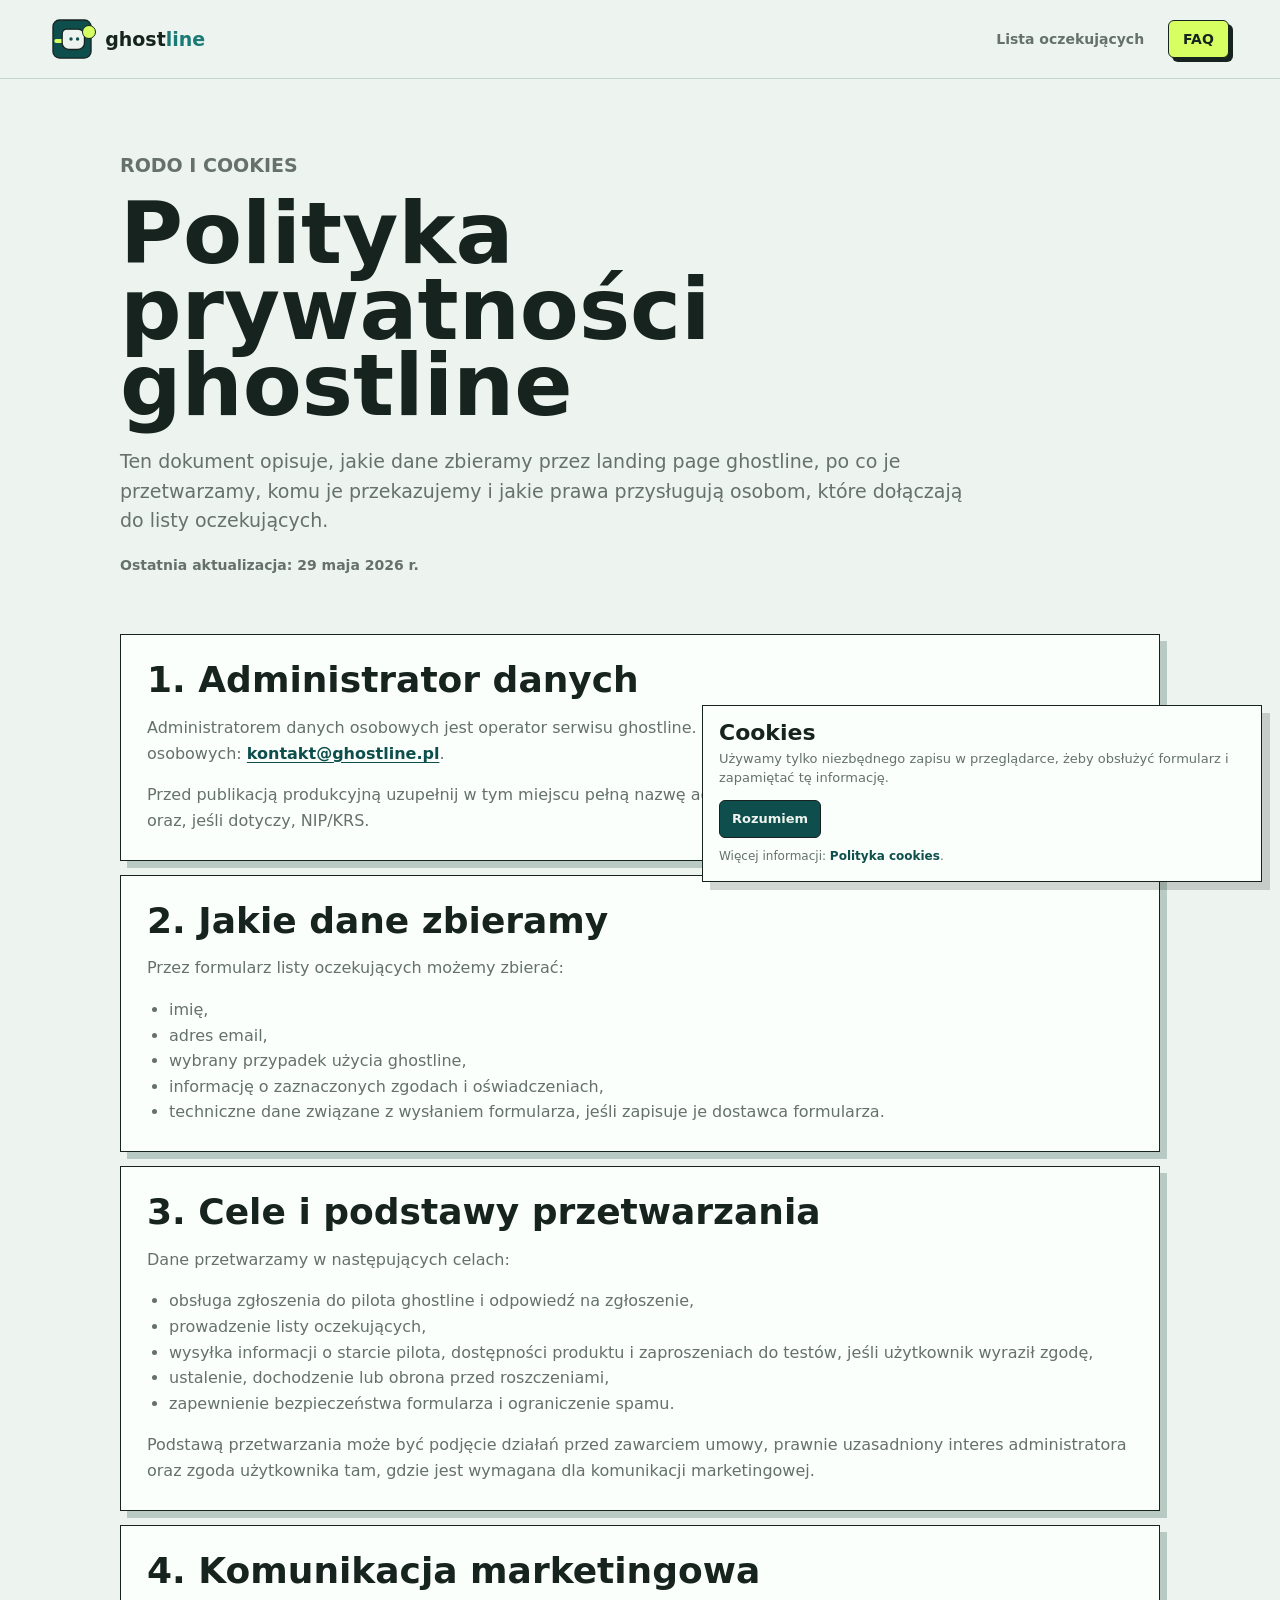
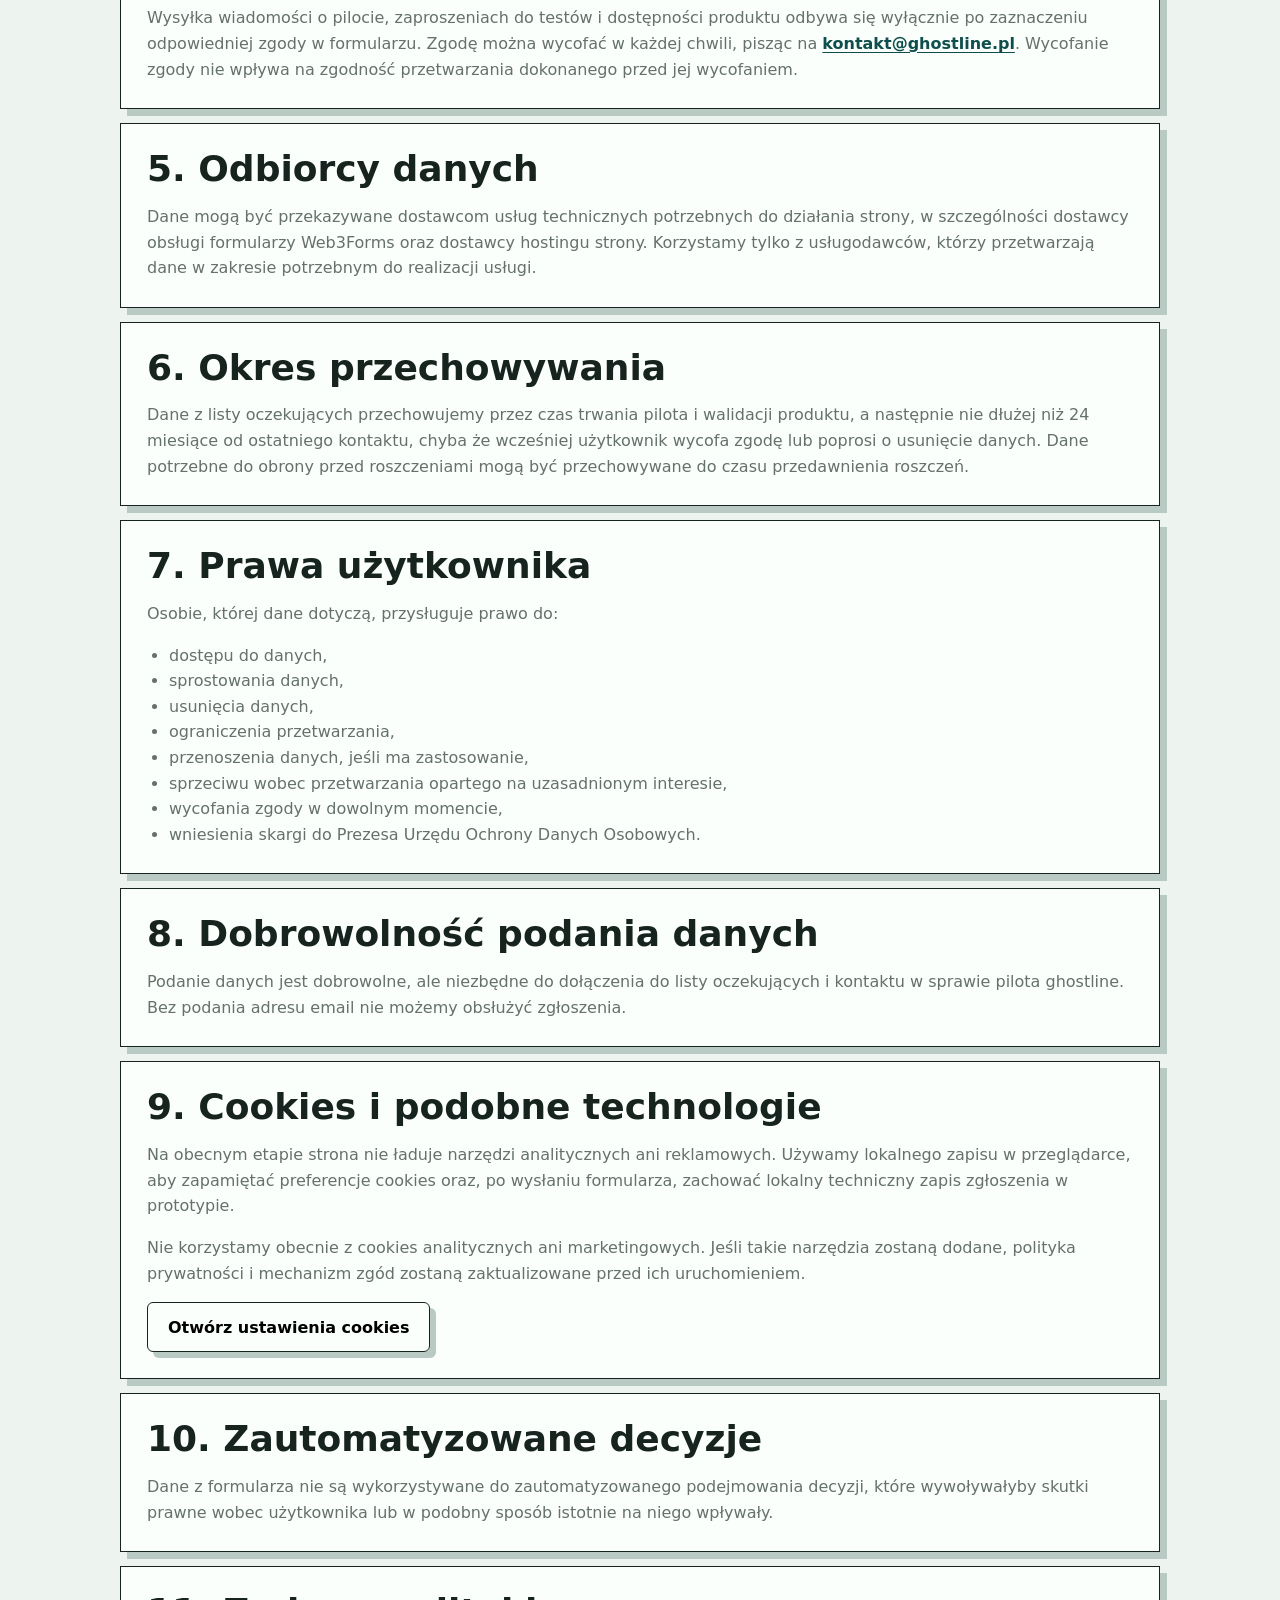
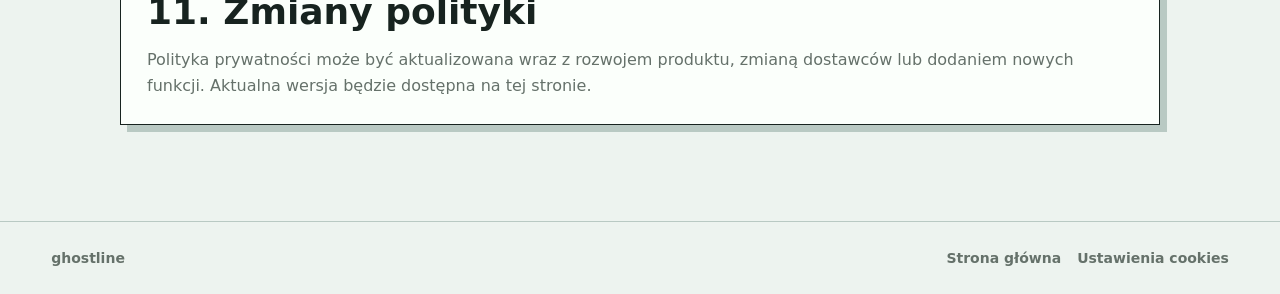
<file: privacy.html>
<!doctype html>
<html lang="pl">
  <head>
    <meta charset="utf-8">
    <meta name="viewport" content="width=device-width, initial-scale=1">
    <title>Polityka prywatności | ghostline</title>
    <meta
      name="description"
      content="Polityka prywatności ghostline: zasady przetwarzania danych z formularza listy oczekujących, cookies i kontakt w sprawach RODO."
    >
    <meta name="robots" content="index, follow">
    <link rel="canonical" href="https://ghostline.pl/privacy.html">
    <link rel="icon" type="image/svg+xml" href="/assets/logo.svg">
    <link rel="stylesheet" href="styles.css">
  </head>
  <body>
    <header class="site-header">
      <a class="brand" href="index.html#top" aria-label="ghostline">
        <span class="brand-mark" aria-hidden="true">
          <svg viewBox="0 0 64 64" role="img">
            <rect class="mark-field" x="3" y="3" width="58" height="58" rx="10"></rect>
            <path class="mark-line" d="M8 35h13c5.6 0 7.2-7.5 12.7-7.5H56"></path>
            <path class="mark-ghost" d="M24 17h17c5.5 0 10 4.5 10 10v11c0 5.5-4.5 10-10 10H27c-5.5 0-10-4.5-10-10V25c0-4.4 2.9-8 7-8Z"></path>
            <circle class="mark-eye" cx="30.5" cy="32" r="2.6"></circle>
            <circle class="mark-eye" cx="40.5" cy="32" r="2.6"></circle>
          </svg>
        </span>
        <span class="brand-word">
          <span>ghost</span><span>line</span>
        </span>
      </a>
      <nav class="nav" aria-label="Nawigacja">
        <a href="index.html#waiting-list">Lista oczekujących</a>
        <a href="index.html#faq">FAQ</a>
      </nav>
    </header>

    <main class="legal-page">
      <section class="legal-hero">
        <p class="kicker">RODO i cookies</p>
        <h1>Polityka prywatności ghostline</h1>
        <p>
          Ten dokument opisuje, jakie dane zbieramy przez landing page ghostline,
          po co je przetwarzamy, komu je przekazujemy i jakie prawa przysługują osobom,
          które dołączają do listy oczekujących.
        </p>
        <p class="legal-updated">Ostatnia aktualizacja: 29 maja 2026 r.</p>
      </section>

      <section class="legal-content">
        <article>
          <h2>1. Administrator danych</h2>
          <p>
            Administratorem danych osobowych jest operator serwisu ghostline.
            Kontakt w sprawach prywatności i danych osobowych: <a href="mailto:kontakt@ghostline.pl">kontakt@ghostline.pl</a>.
          </p>
          <p>
            Przed publikacją produkcyjną uzupełnij w tym miejscu pełną nazwę administratora,
            adres siedziby lub adres do doręczeń oraz, jeśli dotyczy, NIP/KRS.
          </p>
        </article>

        <article>
          <h2>2. Jakie dane zbieramy</h2>
          <p>Przez formularz listy oczekujących możemy zbierać:</p>
          <ul>
            <li>imię,</li>
            <li>adres email,</li>
            <li>wybrany przypadek użycia ghostline,</li>
            <li>informację o zaznaczonych zgodach i oświadczeniach,</li>
            <li>techniczne dane związane z wysłaniem formularza, jeśli zapisuje je dostawca formularza.</li>
          </ul>
        </article>

        <article>
          <h2>3. Cele i podstawy przetwarzania</h2>
          <p>Dane przetwarzamy w następujących celach:</p>
          <ul>
            <li>obsługa zgłoszenia do pilota ghostline i odpowiedź na zgłoszenie,</li>
            <li>prowadzenie listy oczekujących,</li>
            <li>wysyłka informacji o starcie pilota, dostępności produktu i zaproszeniach do testów, jeśli użytkownik wyraził zgodę,</li>
            <li>ustalenie, dochodzenie lub obrona przed roszczeniami,</li>
            <li>zapewnienie bezpieczeństwa formularza i ograniczenie spamu.</li>
          </ul>
          <p>
            Podstawą przetwarzania może być podjęcie działań przed zawarciem umowy,
            prawnie uzasadniony interes administratora oraz zgoda użytkownika tam,
            gdzie jest wymagana dla komunikacji marketingowej.
          </p>
        </article>

        <article>
          <h2>4. Komunikacja marketingowa</h2>
          <p>
            Wysyłka wiadomości o pilocie, zaproszeniach do testów i dostępności produktu
            odbywa się wyłącznie po zaznaczeniu odpowiedniej zgody w formularzu.
            Zgodę można wycofać w każdej chwili, pisząc na <a href="mailto:kontakt@ghostline.pl">kontakt@ghostline.pl</a>.
            Wycofanie zgody nie wpływa na zgodność przetwarzania dokonanego przed jej wycofaniem.
          </p>
        </article>

        <article>
          <h2>5. Odbiorcy danych</h2>
          <p>
            Dane mogą być przekazywane dostawcom usług technicznych potrzebnych do działania strony,
            w szczególności dostawcy obsługi formularzy Web3Forms oraz dostawcy hostingu strony.
            Korzystamy tylko z usługodawców, którzy przetwarzają dane w zakresie potrzebnym do realizacji usługi.
          </p>
        </article>

        <article>
          <h2>6. Okres przechowywania</h2>
          <p>
            Dane z listy oczekujących przechowujemy przez czas trwania pilota i walidacji produktu,
            a następnie nie dłużej niż 24 miesiące od ostatniego kontaktu, chyba że wcześniej użytkownik
            wycofa zgodę lub poprosi o usunięcie danych. Dane potrzebne do obrony przed roszczeniami
            mogą być przechowywane do czasu przedawnienia roszczeń.
          </p>
        </article>

        <article>
          <h2>7. Prawa użytkownika</h2>
          <p>Osobie, której dane dotyczą, przysługuje prawo do:</p>
          <ul>
            <li>dostępu do danych,</li>
            <li>sprostowania danych,</li>
            <li>usunięcia danych,</li>
            <li>ograniczenia przetwarzania,</li>
            <li>przenoszenia danych, jeśli ma zastosowanie,</li>
            <li>sprzeciwu wobec przetwarzania opartego na uzasadnionym interesie,</li>
            <li>wycofania zgody w dowolnym momencie,</li>
            <li>wniesienia skargi do Prezesa Urzędu Ochrony Danych Osobowych.</li>
          </ul>
        </article>

        <article>
          <h2>8. Dobrowolność podania danych</h2>
          <p>
            Podanie danych jest dobrowolne, ale niezbędne do dołączenia do listy oczekujących
            i kontaktu w sprawie pilota ghostline. Bez podania adresu email nie możemy obsłużyć zgłoszenia.
          </p>
        </article>

        <article id="cookies">
          <h2>9. Cookies i podobne technologie</h2>
          <p>
            Na obecnym etapie strona nie ładuje narzędzi analitycznych ani reklamowych.
            Używamy lokalnego zapisu w przeglądarce, aby zapamiętać preferencje cookies oraz,
            po wysłaniu formularza, zachować lokalny techniczny zapis zgłoszenia w prototypie.
          </p>
          <p>
            Nie korzystamy obecnie z cookies analitycznych ani marketingowych. Jeśli takie narzędzia zostaną dodane,
            polityka prywatności i mechanizm zgód zostaną zaktualizowane przed ich uruchomieniem.
          </p>
          <button type="button" class="button button-ghost cookie-settings">Otwórz ustawienia cookies</button>
        </article>

        <article>
          <h2>10. Zautomatyzowane decyzje</h2>
          <p>
            Dane z formularza nie są wykorzystywane do zautomatyzowanego podejmowania decyzji,
            które wywoływałyby skutki prawne wobec użytkownika lub w podobny sposób istotnie na niego wpływały.
          </p>
        </article>

        <article>
          <h2>11. Zmiany polityki</h2>
          <p>
            Polityka prywatności może być aktualizowana wraz z rozwojem produktu, zmianą dostawców
            lub dodaniem nowych funkcji. Aktualna wersja będzie dostępna na tej stronie.
          </p>
        </article>
      </section>
    </main>

    <footer class="site-footer">
      <span>ghostline</span>
      <nav aria-label="Linki prawne">
        <a href="index.html">Strona główna</a>
        <button type="button" class="footer-link cookie-settings">Ustawienia cookies</button>
      </nav>
    </footer>

    <div class="cookie-banner" id="cookie-banner" hidden>
      <div class="cookie-panel" role="region" aria-labelledby="cookie-title" aria-describedby="cookie-desc">
        <div class="cookie-copy">
          <h2 id="cookie-title">Cookies</h2>
          <p id="cookie-desc">
            Używamy tylko niezbędnego zapisu w przeglądarce, żeby obsłużyć formularz i zapamiętać tę informację.
          </p>
        </div>
        <div class="cookie-actions">
          <button type="button" class="button button-primary" id="cookie-accept">Rozumiem</button>
        </div>
        <p class="cookie-small">
          Więcej informacji: <a href="privacy.html#cookies">Polityka cookies</a>.
        </p>
      </div>
    </div>

    <script src="script.js"></script>
  </body>
</html>
</file>
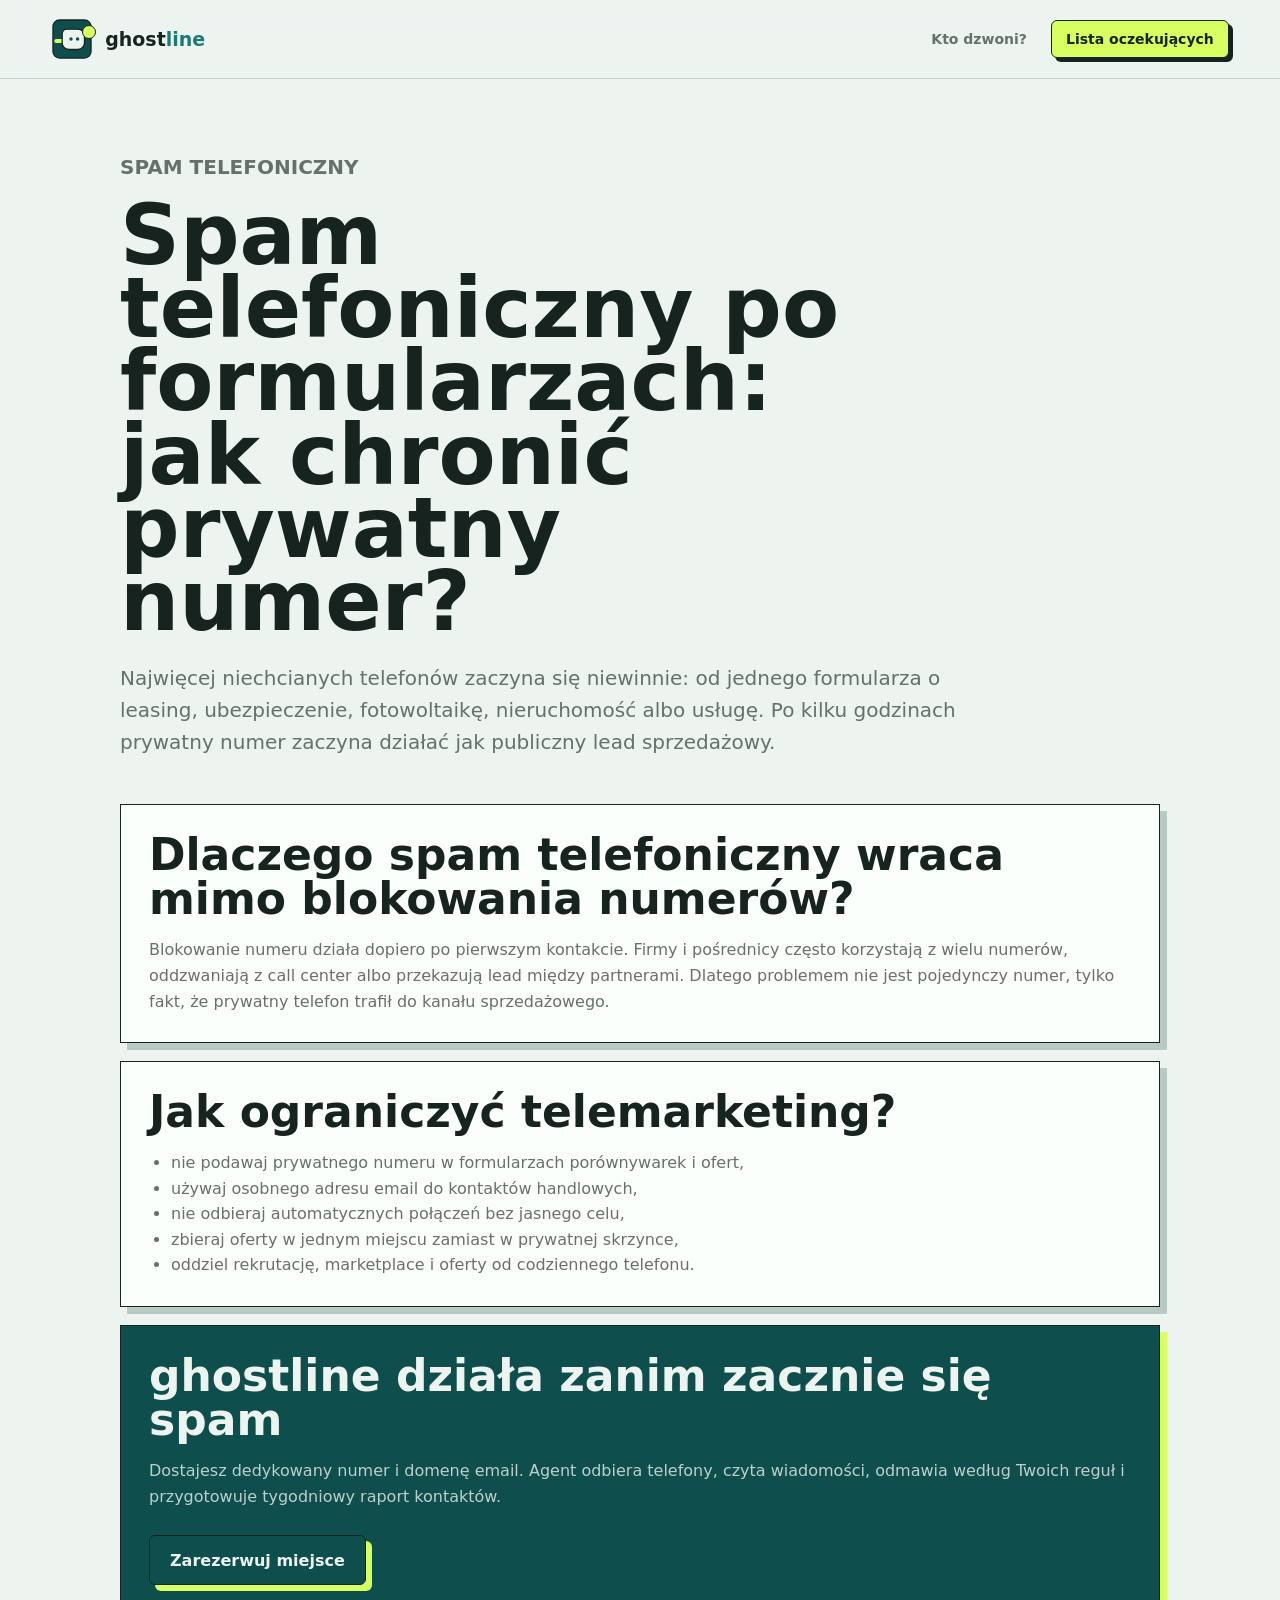
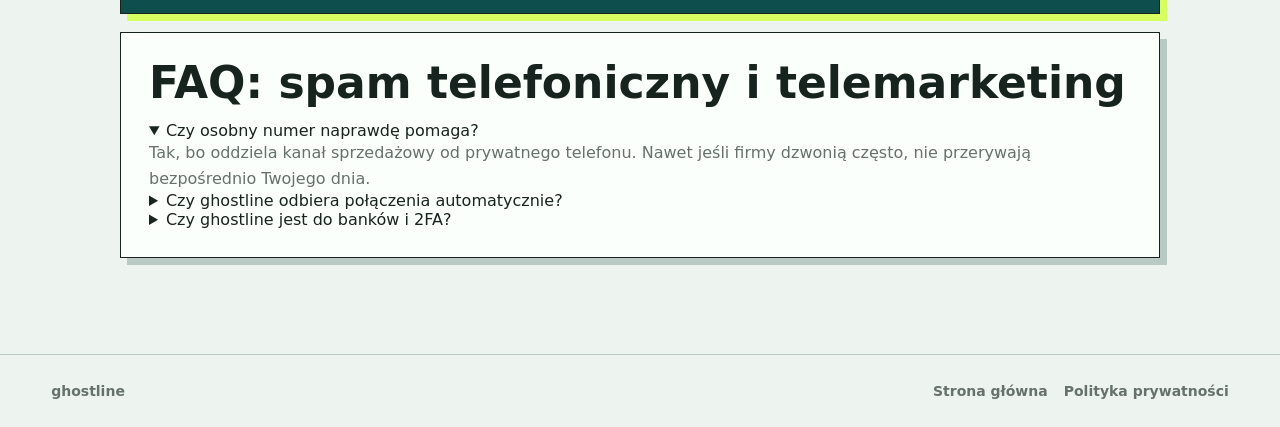
<file: spam-telefoniczny.html>
<!doctype html>
<html lang="pl">
  <head>
    <meta charset="utf-8">
    <meta name="viewport" content="width=device-width, initial-scale=1">
    <title>Spam telefoniczny po formularzach. Jak chronić prywatny numer?</title>
    <meta
      name="description"
      content="Spam telefoniczny po formularzach ofertowych: jak ograniczyć telemarketing, chronić prywatny numer i używać osobnego kanału do kontaktów handlowych."
    >
    <meta name="robots" content="index, follow, max-image-preview:large">
    <link rel="canonical" href="https://ghostline.pl/spam-telefoniczny.html">
    <link rel="icon" type="image/svg+xml" href="/assets/logo.svg">
    <meta property="og:type" content="article">
    <meta property="og:locale" content="pl_PL">
    <meta property="og:title" content="Spam telefoniczny po formularzach. Jak chronić prywatny numer?">
    <meta property="og:description" content="Dowiedz się, jak ograniczyć telemarketing po formularzach i oddzielić kontakty handlowe od prywatnego telefonu.">
    <meta property="og:url" content="https://ghostline.pl/spam-telefoniczny.html">
    <meta property="og:image" content="https://ghostline.pl/assets/og-image.png">
    <script type="application/ld+json">
      {
        "@context": "https://schema.org",
        "@graph": [
          {
            "@type": "Article",
            "@id": "https://ghostline.pl/spam-telefoniczny.html#article",
            "headline": "Spam telefoniczny po formularzach. Jak chronić prywatny numer?",
            "description": "Poradnik o ograniczaniu telemarketingu i ochronie prywatnego numeru po wypełnieniu formularzy ofertowych.",
            "inLanguage": "pl-PL",
            "datePublished": "2026-05-29",
            "dateModified": "2026-05-29",
            "author": {
              "@type": "Organization",
              "name": "ghostline"
            },
            "publisher": {
              "@type": "Organization",
              "name": "ghostline",
              "logo": {
                "@type": "ImageObject",
                "url": "https://ghostline.pl/assets/logo.svg"
              }
            }
          },
          {
            "@type": "FAQPage",
            "@id": "https://ghostline.pl/spam-telefoniczny.html#faq",
            "mainEntity": [
              {
                "@type": "Question",
                "name": "Jak ograniczyć spam telefoniczny po formularzach?",
                "acceptedAnswer": {
                  "@type": "Answer",
                  "text": "Najskuteczniej ograniczysz spam, jeśli nie podasz prywatnego numeru w formularzu. Zamiast tego użyj osobnego numeru i adresu email do kontaktów handlowych."
                }
              },
              {
                "@type": "Question",
                "name": "Czy blokowanie numerów wystarczy?",
                "acceptedAnswer": {
                  "@type": "Answer",
                  "text": "Blokowanie pomaga po fakcie, ale nie rozwiązuje problemu źródłowego. Firmy mogą dzwonić z wielu numerów, dlatego lepiej oddzielić kanał marketingowy od prywatnego telefonu."
                }
              }
            ]
          }
        ]
      }
    </script>
    <link rel="stylesheet" href="styles.css">
  </head>
  <body>
    <header class="site-header">
      <a class="brand" href="index.html#top" aria-label="ghostline">
        <span class="brand-mark" aria-hidden="true">
          <svg viewBox="0 0 64 64" role="img">
            <rect class="mark-field" x="3" y="3" width="58" height="58" rx="10"></rect>
            <path class="mark-line" d="M8 35h13c5.6 0 7.2-7.5 12.7-7.5H56"></path>
            <path class="mark-ghost" d="M24 17h17c5.5 0 10 4.5 10 10v11c0 5.5-4.5 10-10 10H27c-5.5 0-10-4.5-10-10V25c0-4.4 2.9-8 7-8Z"></path>
            <circle class="mark-eye" cx="30.5" cy="32" r="2.6"></circle>
            <circle class="mark-eye" cx="40.5" cy="32" r="2.6"></circle>
          </svg>
        </span>
        <span class="brand-word"><span>ghost</span><span>line</span></span>
      </a>
      <nav class="nav" aria-label="Nawigacja">
        <a href="kto-dzwoni.html">Kto dzwoni?</a>
        <a href="index.html#waiting-list">Lista oczekujących</a>
      </nav>
    </header>

    <main class="seo-page">
      <article class="seo-article">
        <header class="seo-hero">
          <p class="kicker">Spam telefoniczny</p>
          <h1>Spam telefoniczny po formularzach: jak chronić prywatny numer?</h1>
          <p>
            Najwięcej niechcianych telefonów zaczyna się niewinnie: od jednego formularza
            o leasing, ubezpieczenie, fotowoltaikę, nieruchomość albo usługę. Po kilku godzinach
            prywatny numer zaczyna działać jak publiczny lead sprzedażowy.
          </p>
        </header>

        <section>
          <h2>Dlaczego spam telefoniczny wraca mimo blokowania numerów?</h2>
          <p>
            Blokowanie numeru działa dopiero po pierwszym kontakcie. Firmy i pośrednicy często
            korzystają z wielu numerów, oddzwaniają z call center albo przekazują lead między
            partnerami. Dlatego problemem nie jest pojedynczy numer, tylko fakt, że prywatny
            telefon trafił do kanału sprzedażowego.
          </p>
        </section>

        <section>
          <h2>Jak ograniczyć telemarketing?</h2>
          <ul>
            <li>nie podawaj prywatnego numeru w formularzach porównywarek i ofert,</li>
            <li>używaj osobnego adresu email do kontaktów handlowych,</li>
            <li>nie odbieraj automatycznych połączeń bez jasnego celu,</li>
            <li>zbieraj oferty w jednym miejscu zamiast w prywatnej skrzynce,</li>
            <li>oddziel rekrutację, marketplace i oferty od codziennego telefonu.</li>
          </ul>
        </section>

        <section class="seo-callout">
          <h2>ghostline działa zanim zacznie się spam</h2>
          <p>
            Dostajesz dedykowany numer i domenę email. Agent odbiera telefony, czyta wiadomości,
            odmawia według Twoich reguł i przygotowuje tygodniowy raport kontaktów.
          </p>
          <a class="button button-primary" href="index.html#waiting-list">Zarezerwuj miejsce</a>
        </section>

        <section>
          <h2>FAQ: spam telefoniczny i telemarketing</h2>
          <details open>
            <summary>Czy osobny numer naprawdę pomaga?</summary>
            <p>Tak, bo oddziela kanał sprzedażowy od prywatnego telefonu. Nawet jeśli firmy dzwonią często, nie przerywają bezpośrednio Twojego dnia.</p>
          </details>
          <details>
            <summary>Czy ghostline odbiera połączenia automatycznie?</summary>
            <p>Założeniem produktu jest agent AI, który odbiera, rozpoznaje intencję rozmówcy i podejmuje akcję zgodnie z ustawionymi regułami.</p>
          </details>
          <details>
            <summary>Czy ghostline jest do banków i 2FA?</summary>
            <p>Nie. ghostline jest do formularzy, ofert, rekrutacji, marketplace i kontaktów handlowych. Nie używaj go do banków, KYC, krytycznego 2FA ani sytuacji awaryjnych.</p>
          </details>
        </section>
      </article>
    </main>

    <footer class="site-footer">
      <span>ghostline</span>
      <nav aria-label="Linki">
        <a href="index.html">Strona główna</a>
        <a href="privacy.html">Polityka prywatności</a>
      </nav>
    </footer>
    <script src="script.js"></script>
  </body>
</html>
</file>
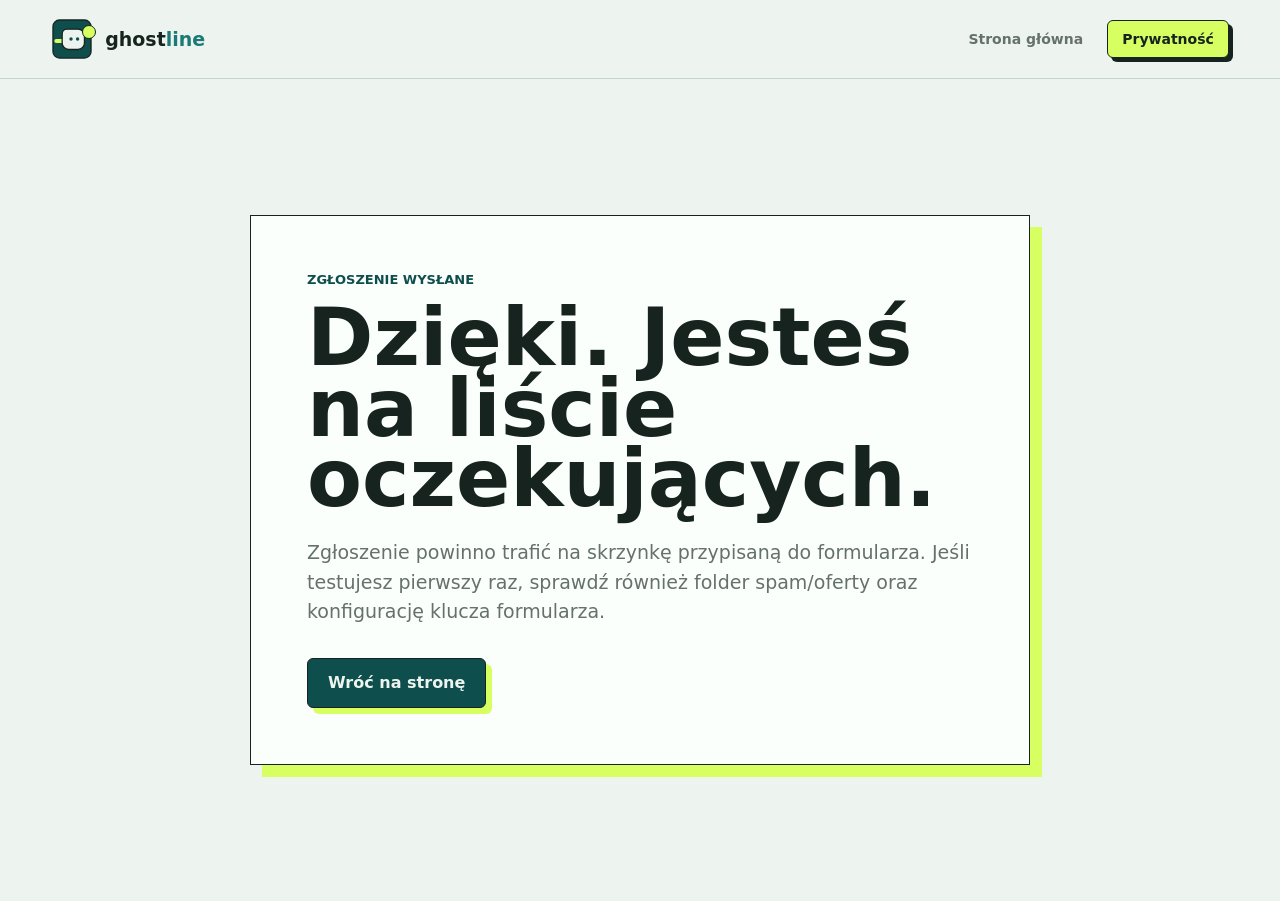
<file: thanks.html>
<!doctype html>
<html lang="pl">
  <head>
    <meta charset="utf-8">
    <meta name="viewport" content="width=device-width, initial-scale=1">
    <title>Dziękujemy za zgłoszenie | ghostline</title>
    <meta name="robots" content="noindex, follow">
    <link rel="canonical" href="https://ghostline.pl/thanks.html">
    <link rel="icon" type="image/svg+xml" href="/assets/logo.svg">
    <link rel="stylesheet" href="styles.css">
  </head>
  <body>
    <header class="site-header">
      <a class="brand" href="index.html#top" aria-label="ghostline">
        <span class="brand-mark" aria-hidden="true">
          <svg viewBox="0 0 64 64" role="img">
            <rect class="mark-field" x="3" y="3" width="58" height="58" rx="10"></rect>
            <path class="mark-line" d="M8 35h13c5.6 0 7.2-7.5 12.7-7.5H56"></path>
            <path class="mark-ghost" d="M24 17h17c5.5 0 10 4.5 10 10v11c0 5.5-4.5 10-10 10H27c-5.5 0-10-4.5-10-10V25c0-4.4 2.9-8 7-8Z"></path>
            <circle class="mark-eye" cx="30.5" cy="32" r="2.6"></circle>
            <circle class="mark-eye" cx="40.5" cy="32" r="2.6"></circle>
          </svg>
        </span>
        <span class="brand-word"><span>ghost</span><span>line</span></span>
      </a>
      <nav class="nav" aria-label="Nawigacja">
        <a href="index.html#top">Strona główna</a>
        <a href="privacy.html">Prywatność</a>
      </nav>
    </header>

    <main class="thanks-page">
      <section class="thanks-card">
        <p class="kicker">Zgłoszenie wysłane</p>
        <h1>Dzięki. Jesteś na liście oczekujących.</h1>
        <p>
          Zgłoszenie powinno trafić na skrzynkę przypisaną do formularza. Jeśli testujesz pierwszy raz,
          sprawdź również folder spam/oferty oraz konfigurację klucza formularza.
        </p>
        <a class="button button-primary" href="index.html#top">Wróć na stronę</a>
      </section>
    </main>
  </body>
</html>
</file>
<file: styles.css>
:root {
  --paper: #edf3ef;
  --paper-2: #dce9e5;
  --ink: #17231f;
  --muted: #65716a;
  --line: #b9c9c3;
  --panel: #fbfffb;
  --signal: #1b7a75;
  --signal-dark: #0e4f4d;
  --acid: #d7ff61;
  --clay: #c66b45;
  --violet: #6b5fce;
  --shadow: 0 28px 90px rgba(19, 50, 42, 0.16);
}

* {
  box-sizing: border-box;
}

html {
  scroll-behavior: smooth;
  background: var(--paper);
  color: var(--ink);
}

body {
  margin: 0;
  font-family: Inter, ui-sans-serif, system-ui, -apple-system, BlinkMacSystemFont, "Segoe UI", sans-serif;
  overflow-x: hidden;
}

img,
svg,
video {
  max-width: 100%;
}

a {
  color: inherit;
  text-decoration: none;
}

button,
input,
select {
  font: inherit;
}

.site-header {
  position: sticky;
  top: 0;
  z-index: 50;
  display: flex;
  align-items: center;
  justify-content: space-between;
  gap: 24px;
  padding: 18px clamp(18px, 4vw, 56px);
  background: rgba(237, 243, 239, 0.82);
  border-bottom: 1px solid rgba(185, 201, 195, 0.76);
  backdrop-filter: blur(18px);
}

.brand {
  display: inline-flex;
  align-items: center;
  gap: 12px;
  font-weight: 900;
  letter-spacing: 0;
}

.brand-mark {
  position: relative;
  display: grid;
  width: 42px;
  height: 42px;
  place-items: center;
}

.brand-mark::after {
  content: "";
  position: absolute;
  inset: 7px -3px auto auto;
  width: 12px;
  height: 12px;
  background: var(--acid);
  border: 1px solid var(--ink);
  border-radius: 50%;
}

.brand-mark svg {
  display: block;
  width: 42px;
  height: 42px;
  overflow: visible;
}

.mark-field {
  fill: var(--signal-dark);
  stroke: var(--ink);
  stroke-width: 2;
}

.mark-line {
  fill: none;
  stroke: var(--acid);
  stroke-width: 6;
  stroke-linecap: round;
}

.mark-ghost {
  fill: var(--paper);
  stroke: var(--ink);
  stroke-width: 2;
}

.mark-eye {
  fill: var(--signal-dark);
}

.brand-word {
  display: inline-flex;
  align-items: baseline;
  color: var(--ink);
  font-size: 19px;
  font-weight: 900;
  line-height: 1;
}

.brand-word span:last-child {
  color: var(--signal);
}

.nav {
  display: flex;
  align-items: center;
  gap: 24px;
  color: var(--muted);
  font-size: 14px;
  font-weight: 700;
}

.nav a:last-child {
  color: var(--ink);
  padding: 10px 14px;
  background: var(--acid);
  border: 1px solid var(--ink);
  border-radius: 6px;
  box-shadow: 4px 4px 0 var(--ink);
}

.hero {
  position: relative;
  display: grid;
  grid-template-columns: minmax(0, 0.92fr) minmax(0, 1.08fr);
  align-items: center;
  gap: clamp(36px, 5vw, 88px);
  min-height: calc(92vh - 73px);
  padding: clamp(34px, 5vw, 70px) clamp(18px, 4vw, 56px) 34px;
  background:
    linear-gradient(90deg, rgba(237, 243, 239, 0.98), rgba(237, 243, 239, 0.84)),
    repeating-linear-gradient(90deg, transparent 0 76px, rgba(23, 35, 31, 0.05) 76px 77px);
}

.hero::after {
  content: "";
  position: absolute;
  left: 0;
  right: 0;
  bottom: 0;
  height: 1px;
  background: var(--line);
}

.hero-copy {
  position: relative;
  z-index: 2;
  max-width: 660px;
}

.kicker {
  margin: 0 0 16px;
  color: var(--signal-dark);
  font-size: 13px;
  font-weight: 900;
  letter-spacing: 0;
  text-transform: uppercase;
}

h1,
h2,
h3,
p {
  margin-top: 0;
}

p,
li,
a,
summary,
strong,
span {
  overflow-wrap: anywhere;
}

h1 {
  margin-bottom: 24px;
  font-size: clamp(45px, 7vw, 92px);
  line-height: 0.88;
  letter-spacing: 0;
  max-width: 760px;
}

h2 {
  margin-bottom: 0;
  font-size: clamp(34px, 4.8vw, 64px);
  line-height: 0.96;
  letter-spacing: 0;
}

h3 {
  margin-bottom: 12px;
  font-size: 23px;
  line-height: 1.08;
}

.lead {
  max-width: 600px;
  margin-bottom: 32px;
  color: #36433e;
  font-size: clamp(18px, 2vw, 22px);
  line-height: 1.5;
}

.hero-actions {
  display: flex;
  flex-wrap: wrap;
  gap: 14px;
  align-items: center;
}

.button {
  display: inline-flex;
  align-items: center;
  justify-content: center;
  min-height: 50px;
  padding: 0 20px;
  border: 1px solid var(--ink);
  border-radius: 6px;
  font-weight: 900;
  text-align: center;
  cursor: pointer;
  transition: transform 180ms ease, box-shadow 180ms ease;
}

.button:hover {
  transform: translate(-2px, -2px);
}

.button-primary {
  color: var(--paper);
  background: var(--signal-dark);
  box-shadow: 6px 6px 0 var(--acid);
}

.button-ghost {
  background: transparent;
  box-shadow: 6px 6px 0 var(--line);
}

.limit-note {
  max-width: 520px;
  margin: 22px 0 0;
  color: var(--muted);
  font-size: 14px;
  font-weight: 800;
}

.hero-product {
  position: relative;
  min-height: 640px;
}

.noise-wall {
  position: absolute;
  inset: 0;
  border: 1px solid var(--line);
  background:
    radial-gradient(circle at 25% 25%, rgba(215, 255, 97, 0.36), transparent 24%),
    radial-gradient(circle at 78% 58%, rgba(198, 107, 69, 0.24), transparent 24%),
    var(--paper-2);
  overflow: hidden;
}

.noise-wall span {
  position: absolute;
  left: var(--x);
  top: var(--y);
  transform: rotate(var(--r));
  padding: 10px 14px;
  color: rgba(23, 35, 31, 0.48);
  background: rgba(251, 255, 251, 0.72);
  border: 1px solid rgba(23, 35, 31, 0.14);
  border-radius: 4px;
  font-weight: 900;
  text-transform: uppercase;
}

.agent-console {
  position: absolute;
  inset: 54px 0 0 54px;
  display: grid;
  align-content: start;
  gap: 16px;
  max-width: 560px;
  padding: 22px;
  background: rgba(251, 255, 251, 0.94);
  border: 1px solid var(--ink);
  box-shadow: 16px 16px 0 rgba(23, 35, 31, 0.16);
}

.console-top {
  display: grid;
  grid-template-columns: 1fr 1fr;
  gap: 12px;
}

.console-top div,
.call-card,
.brief-item {
  border: 1px solid var(--line);
  background: var(--panel);
}

.console-top div {
  padding: 14px;
}

.label,
.brief-item span {
  display: block;
  margin-bottom: 7px;
  color: var(--muted);
  font-size: 11px;
  font-weight: 900;
  letter-spacing: 0;
  text-transform: uppercase;
}

.console-top strong {
  display: block;
  font-size: clamp(14px, 1.6vw, 19px);
  overflow-wrap: anywhere;
}

.active-call {
  padding: 22px;
  background: var(--signal-dark);
  color: var(--paper);
  border-color: var(--ink);
}

.call-meta {
  display: flex;
  align-items: center;
  gap: 9px;
  margin-bottom: 18px;
  color: rgba(237, 243, 239, 0.78);
  font-size: 13px;
  font-weight: 800;
}

.pulse {
  width: 11px;
  height: 11px;
  background: var(--acid);
  border-radius: 50%;
  box-shadow: 0 0 0 0 rgba(215, 255, 97, 0.55);
  animation: pulse 1.8s infinite;
}

@keyframes pulse {
  70% {
    box-shadow: 0 0 0 12px rgba(215, 255, 97, 0);
  }
  100% {
    box-shadow: 0 0 0 0 rgba(215, 255, 97, 0);
  }
}

.active-call h2 {
  margin-bottom: 14px;
  font-size: clamp(29px, 3vw, 40px);
}

.active-call p {
  margin-bottom: 0;
  color: rgba(237, 243, 239, 0.78);
  line-height: 1.5;
}

.decision-stack {
  display: grid;
  grid-template-columns: repeat(3, minmax(0, 1fr));
  gap: 10px;
}

.decision-stack button {
  min-height: 54px;
  padding: 10px;
  color: var(--ink);
  background: var(--panel);
  border: 1px solid var(--ink);
  border-radius: 4px;
  font-weight: 900;
  cursor: pointer;
}

.decision-stack .selected {
  background: var(--acid);
}

.daily-brief {
  display: grid;
  grid-template-columns: 1fr 1fr;
  gap: 12px;
}

.brief-item {
  padding: 15px;
}

.brief-item p {
  margin-bottom: 0;
  color: #394640;
  line-height: 1.4;
}

.brief-item.urgent {
  border-color: var(--clay);
}

.ticker {
  padding: 18px 0;
  overflow: hidden;
  border-top: 1px solid var(--ink);
  border-bottom: 1px solid var(--ink);
  background: var(--acid);
}

.ticker-track {
  display: flex;
  width: max-content;
  gap: 42px;
  padding-left: 24px;
  color: var(--ink);
  font-size: 14px;
  font-weight: 900;
  letter-spacing: 0;
  text-transform: uppercase;
  animation: ticker 24s linear infinite;
}

@keyframes ticker {
  to {
    transform: translateX(-50%);
  }
}

.section,
.use-cases-section,
.unknown-call-section,
.rules-panel,
.weekly-report-section,
.proof-section,
.faq-section,
.signup-section {
  max-width: 1220px;
  margin: 0 auto;
  padding: 104px clamp(18px, 4vw, 40px);
}

.section-head {
  display: grid;
  grid-template-columns: 0.42fr 1fr;
  gap: 52px;
  align-items: start;
  margin-bottom: 44px;
}

.flow {
  display: grid;
  grid-template-columns: repeat(3, minmax(0, 1fr));
  border: 1px solid var(--ink);
  background: var(--ink);
  gap: 1px;
}

.flow article {
  min-height: 310px;
  padding: 26px;
  background: var(--panel);
}

.flow-index {
  display: inline-flex;
  margin-bottom: 76px;
  color: var(--clay);
  font-size: 42px;
  font-weight: 900;
  line-height: 1;
}

.flow p,
.use-case-grid p,
.rules-copy p,
.proof-card p,
.signup-copy p {
  color: var(--muted);
  line-height: 1.55;
}

.use-case-grid {
  display: grid;
  grid-template-columns: repeat(4, minmax(0, 1fr));
  gap: 14px;
}

.use-case-grid article {
  min-height: 300px;
  padding: 22px;
  background: var(--panel);
  border: 1px solid var(--ink);
  box-shadow: 7px 7px 0 var(--line);
}

.use-case-grid span {
  display: inline-flex;
  min-height: 34px;
  align-items: center;
  margin-bottom: 46px;
  color: var(--signal-dark);
  font-size: 12px;
  font-weight: 900;
  text-transform: uppercase;
}

.use-case-grid h3 {
  font-size: 24px;
}

.use-case-grid p {
  margin-bottom: 0;
}

.unknown-call-section {
  display: grid;
  grid-template-columns: minmax(0, 0.92fr) minmax(0, 1.08fr);
  gap: clamp(32px, 6vw, 78px);
  align-items: center;
  background: var(--signal-dark);
  color: var(--paper);
  max-width: none;
  padding-left: max(clamp(18px, 4vw, 56px), calc((100vw - 1220px) / 2 + 40px));
  padding-right: max(clamp(18px, 4vw, 56px), calc((100vw - 1220px) / 2 + 40px));
}

.unknown-call-section .kicker {
  color: var(--acid);
}

.unknown-call-copy p:not(.kicker) {
  max-width: 620px;
  margin-top: 24px;
  color: rgba(237, 243, 239, 0.76);
  font-size: 18px;
  line-height: 1.55;
}

.unknown-call-links {
  display: flex;
  flex-wrap: wrap;
  gap: 12px;
  margin-top: 28px;
}

.unknown-call-links a {
  min-height: 46px;
  display: inline-flex;
  align-items: center;
  padding: 0 14px;
  color: var(--ink);
  background: var(--acid);
  border: 1px solid var(--ink);
  border-radius: 4px;
  font-weight: 900;
  text-align: center;
}

.unknown-call-visual {
  display: grid;
  gap: 12px;
  max-width: 640px;
  width: 100%;
}

.incoming-phone,
.call-verdict {
  padding: 22px;
  color: var(--ink);
  background: var(--paper);
  border: 1px solid var(--ink);
  box-shadow: 8px 8px 0 rgba(0, 0, 0, 0.18);
}

.incoming-phone span,
.call-verdict span {
  display: block;
  margin-bottom: 10px;
  color: var(--muted);
  font-size: 12px;
  font-weight: 900;
  text-transform: uppercase;
}

.incoming-phone strong {
  display: block;
  margin-bottom: 12px;
  font-size: clamp(32px, 5vw, 54px);
  line-height: 1;
}

.incoming-phone p,
.call-verdict p {
  margin-bottom: 0;
  color: #3b4943;
  line-height: 1.45;
}

.call-verdict.safe {
  background: var(--acid);
}

.call-verdict.spam {
  background: #f2dfd6;
}

.rules-panel {
  display: grid;
  grid-template-columns: 0.92fr 1.08fr;
  gap: clamp(32px, 5vw, 70px);
  align-items: center;
  background: var(--signal-dark);
  color: var(--paper);
  max-width: none;
  padding-left: max(clamp(18px, 4vw, 56px), calc((100vw - 1220px) / 2 + 40px));
  padding-right: max(clamp(18px, 4vw, 56px), calc((100vw - 1220px) / 2 + 40px));
}

.rules-panel .kicker {
  color: var(--acid);
}

.rules-copy p {
  max-width: 560px;
  margin-top: 24px;
  color: rgba(237, 243, 239, 0.76);
  font-size: 18px;
}

.rule-cards {
  display: grid;
  gap: 14px;
}

.rule-card {
  padding: 20px;
  color: var(--ink);
  background: var(--paper);
  border: 1px solid rgba(237, 243, 239, 0.35);
  box-shadow: 8px 8px 0 rgba(0, 0, 0, 0.18);
}

.rule-card span {
  display: inline-flex;
  margin-bottom: 10px;
  color: var(--signal-dark);
  font-size: 12px;
  font-weight: 900;
  text-transform: uppercase;
}

.rule-card p {
  margin-bottom: 0;
  font-size: 18px;
  line-height: 1.45;
}

.proof-section {
  display: grid;
  grid-template-columns: 1.05fr 0.95fr;
  gap: 18px;
}

.weekly-report-section {
  display: grid;
  grid-template-columns: minmax(0, 0.86fr) minmax(0, 1.14fr);
  gap: clamp(32px, 5vw, 74px);
  align-items: center;
}

.report-copy p:not(.kicker) {
  max-width: 560px;
  margin-top: 24px;
  color: var(--muted);
  font-size: 18px;
  line-height: 1.55;
}

.weekly-report {
  display: grid;
  gap: 16px;
  padding: 22px;
  background: var(--panel);
  border: 1px solid var(--ink);
  box-shadow: 14px 14px 0 var(--signal-dark);
}

.report-top {
  display: flex;
  justify-content: space-between;
  gap: 18px;
  align-items: start;
  padding-bottom: 16px;
  border-bottom: 1px solid var(--line);
}

.report-top strong {
  display: block;
  font-size: clamp(28px, 3vw, 42px);
  line-height: 1;
}

.report-badge {
  flex: 0 0 auto;
  padding: 9px 11px;
  color: var(--ink);
  background: var(--acid);
  border: 1px solid var(--ink);
  border-radius: 4px;
  font-size: 12px;
  font-weight: 900;
}

.report-stats {
  display: grid;
  grid-template-columns: repeat(3, minmax(0, 1fr));
  gap: 10px;
}

.report-stats div {
  padding: 14px;
  background: var(--paper);
  border: 1px solid var(--line);
}

.report-stats span,
.report-summary span {
  display: block;
  margin-bottom: 7px;
  color: var(--muted);
  font-size: 11px;
  font-weight: 900;
  text-transform: uppercase;
}

.report-stats strong {
  font-size: clamp(30px, 4vw, 48px);
  line-height: 1;
}

.report-bars {
  display: grid;
  gap: 12px;
  padding: 16px;
  background: #f5faf6;
  border: 1px solid var(--line);
}

.bar-row {
  display: grid;
  grid-template-columns: 150px 1fr 32px;
  gap: 12px;
  align-items: center;
  color: #34443e;
  font-size: 13px;
  font-weight: 900;
}

.bar-row div {
  height: 12px;
  background: var(--paper-2);
  border: 1px solid var(--line);
}

.bar-row i {
  display: block;
  height: 100%;
  background: var(--signal);
}

.bar-row:nth-child(2) i {
  background: var(--clay);
}

.bar-row:nth-child(3) i {
  background: var(--violet);
}

.report-summary {
  padding: 18px;
  color: var(--ink);
  background: var(--acid);
  border: 1px solid var(--ink);
}

.report-summary span {
  color: #46534c;
}

.report-summary p {
  margin-bottom: 0;
  line-height: 1.5;
  font-weight: 800;
}

.report-actions {
  display: grid;
  grid-template-columns: repeat(3, minmax(0, 1fr));
  gap: 10px;
}

.report-actions button {
  min-height: 48px;
  padding: 8px 10px;
  color: var(--paper);
  background: var(--signal-dark);
  border: 1px solid var(--ink);
  border-radius: 4px;
  font-weight: 900;
  cursor: pointer;
}

.report-actions .muted-action {
  color: var(--ink);
  background: transparent;
}

.proof-card {
  min-height: 300px;
  padding: 30px;
  background: var(--panel);
  border: 1px solid var(--ink);
  box-shadow: 10px 10px 0 var(--line);
}

.proof-card.inverted {
  background: #263833;
  color: var(--paper);
  box-shadow: 10px 10px 0 var(--clay);
}

.proof-card span {
  display: inline-flex;
  margin-bottom: 54px;
  color: var(--clay);
  font-size: 13px;
  font-weight: 900;
  text-transform: uppercase;
}

.proof-card.inverted span {
  color: var(--acid);
}

.proof-card strong {
  display: block;
  max-width: 700px;
  margin-bottom: 18px;
  font-size: clamp(28px, 3.5vw, 46px);
  line-height: 1;
}

.proof-card.inverted p {
  color: rgba(237, 243, 239, 0.76);
}

.faq-section {
  padding-top: 42px;
}

.faq-list {
  display: grid;
  gap: 12px;
}

.faq-list details {
  background: var(--panel);
  border: 1px solid var(--ink);
  box-shadow: 6px 6px 0 var(--line);
}

.faq-list summary {
  min-height: 64px;
  padding: 20px 54px 20px 20px;
  color: var(--ink);
  cursor: pointer;
  font-size: 20px;
  font-weight: 900;
  list-style: none;
  position: relative;
}

.faq-list summary::-webkit-details-marker {
  display: none;
}

.faq-list summary::after {
  content: "+";
  position: absolute;
  top: 18px;
  right: 20px;
  color: var(--signal);
  font-size: 26px;
  line-height: 1;
}

.faq-list details[open] summary::after {
  content: "-";
}

.faq-list p {
  margin: 0;
  padding: 0 20px 22px;
  color: var(--muted);
  line-height: 1.55;
}

.signup-section {
  display: grid;
  grid-template-columns: minmax(0, 0.9fr) minmax(0, 0.68fr);
  gap: clamp(32px, 6vw, 84px);
  align-items: start;
  padding-top: 50px;
}

.price-line {
  display: grid;
  gap: 8px;
  max-width: 420px;
  margin-top: 28px;
  padding: 18px 20px;
  background: var(--acid);
  border: 1px solid var(--ink);
  box-shadow: 8px 8px 0 var(--ink);
}

.price-line span {
  color: #4c5a52;
  font-size: 12px;
  font-weight: 900;
  text-transform: uppercase;
}

.price-line strong {
  font-size: 22px;
}

.waitlist-form {
  display: grid;
  gap: 16px;
  padding: 24px;
  background: var(--panel);
  border: 1px solid var(--ink);
  box-shadow: var(--shadow);
}

.waitlist-form label {
  display: grid;
  gap: 8px;
  color: var(--ink);
  font-size: 14px;
  font-weight: 900;
}

.honeypot {
  position: absolute;
  left: -9999px;
  width: 1px;
  height: 1px;
  overflow: hidden;
}

.waitlist-form input,
.waitlist-form select {
  width: 100%;
  min-height: 50px;
  padding: 0 13px;
  color: var(--ink);
  background: #fdfffd;
  border: 1px solid var(--line);
  border-radius: 4px;
}

.waitlist-form input:focus,
.waitlist-form select:focus {
  outline: 3px solid rgba(27, 122, 117, 0.18);
  border-color: var(--signal);
}

.checkbox {
  grid-template-columns: 20px 1fr;
  align-items: start;
  color: var(--muted) !important;
  font-size: 13px !important;
  line-height: 1.45;
}

.checkbox input {
  width: 18px;
  min-height: 18px;
  margin-top: 1px;
}

.submit {
  width: 100%;
}

.form-status {
  margin: 0;
  color: var(--muted);
  font-size: 13px;
  line-height: 1.45;
}

.form-status.success {
  color: var(--signal-dark);
  font-weight: 900;
}

.form-status.error {
  color: #9f3d24;
  font-weight: 900;
}

.privacy-note {
  margin: 0;
  color: var(--muted);
  font-size: 13px;
  line-height: 1.45;
}

.privacy-note a {
  color: var(--signal-dark);
  font-weight: 900;
  text-decoration: underline;
  text-decoration-thickness: 1px;
  text-underline-offset: 3px;
}

.site-footer {
  display: flex;
  justify-content: space-between;
  gap: 18px;
  padding: 28px clamp(18px, 4vw, 56px);
  border-top: 1px solid var(--line);
  color: var(--muted);
  font-size: 14px;
  font-weight: 800;
}

.site-footer nav {
  display: flex;
  flex-wrap: wrap;
  gap: 16px;
}

.footer-link {
  padding: 0;
  color: inherit;
  background: transparent;
  border: 0;
  cursor: pointer;
  font: inherit;
  font-weight: 800;
}

.legal-page {
  max-width: 1120px;
  margin: 0 auto;
  padding: 72px clamp(18px, 4vw, 40px) 96px;
}

.seo-page {
  max-width: 1120px;
  margin: 0 auto;
  padding: 72px clamp(18px, 4vw, 40px) 96px;
}

.thanks-page {
  min-height: calc(100vh - 78px);
  display: grid;
  place-items: center;
  padding: 72px clamp(18px, 4vw, 40px);
}

.thanks-card {
  max-width: 780px;
  padding: clamp(28px, 5vw, 56px);
  background: var(--panel);
  border: 1px solid var(--ink);
  box-shadow: 12px 12px 0 var(--acid);
}

.thanks-card h1 {
  font-size: clamp(44px, 7vw, 80px);
}

.thanks-card p:not(.kicker) {
  color: var(--muted);
  font-size: 19px;
  line-height: 1.55;
}

.thanks-card .button {
  margin-top: 12px;
}

.seo-article {
  display: grid;
  gap: 18px;
}

.seo-hero {
  max-width: 900px;
  margin-bottom: 28px;
}

.seo-hero h1 {
  font-size: clamp(44px, 6.5vw, 84px);
}

.seo-hero p {
  color: var(--muted);
  font-size: 20px;
  line-height: 1.55;
}

.seo-article section {
  padding: 28px;
  background: var(--panel);
  border: 1px solid var(--ink);
  box-shadow: 7px 7px 0 var(--line);
}

.seo-article h2 {
  margin-bottom: 16px;
  font-size: clamp(28px, 3.5vw, 44px);
  line-height: 1;
}

.seo-article p,
.seo-article li {
  color: var(--muted);
  line-height: 1.6;
}

.seo-article p:last-child,
.seo-article ul:last-child {
  margin-bottom: 0;
}

.seo-article ul {
  padding-left: 22px;
}

.seo-callout {
  background: var(--signal-dark) !important;
  color: var(--paper);
  box-shadow: 7px 7px 0 var(--acid) !important;
}

.seo-callout p {
  color: rgba(237, 243, 239, 0.78);
}

.seo-callout .button {
  margin-top: 10px;
}

.legal-hero {
  max-width: 860px;
  margin-bottom: 58px;
}

.legal-hero h1 {
  font-size: clamp(46px, 7vw, 86px);
}

.legal-hero p {
  color: var(--muted);
  font-size: 19px;
  line-height: 1.55;
}

.legal-updated {
  font-size: 14px !important;
  font-weight: 900;
}

.legal-content {
  display: grid;
  gap: 14px;
}

.legal-content article {
  padding: 26px;
  background: var(--panel);
  border: 1px solid var(--ink);
  box-shadow: 7px 7px 0 var(--line);
}

.legal-content h2 {
  margin-bottom: 16px;
  font-size: clamp(25px, 3vw, 36px);
  line-height: 1.05;
}

.legal-content p,
.legal-content li {
  color: var(--muted);
  line-height: 1.6;
}

.legal-content p:last-child,
.legal-content ul:last-child {
  margin-bottom: 0;
}

.legal-content a {
  color: var(--signal-dark);
  font-weight: 900;
  text-decoration: underline;
  text-underline-offset: 3px;
}

.legal-content ul {
  padding-left: 22px;
}

.cookie-banner {
  position: fixed;
  right: 18px;
  bottom: 18px;
  z-index: 100;
  width: min(560px, calc(100vw - 36px));
}

.cookie-banner[hidden] {
  display: none;
}

.cookie-panel {
  padding: 16px;
  background: var(--panel);
  border: 1px solid var(--ink);
  box-shadow: 8px 8px 0 rgba(23, 35, 31, 0.18);
}

.cookie-copy {
  max-width: none;
}

.cookie-copy h2 {
  margin-bottom: 6px;
  font-size: 22px;
  line-height: 1;
}

.cookie-copy p:not(.kicker),
.cookie-small {
  color: var(--muted);
  line-height: 1.45;
}

.cookie-copy p {
  margin-bottom: 0;
  font-size: 13px;
}

.cookie-actions {
  display: flex;
  flex-wrap: wrap;
  gap: 8px;
  margin-top: 12px;
}

.cookie-actions .button {
  min-height: 38px;
  padding: 0 12px;
  font-size: 13px;
  box-shadow: none;
}

.cookie-small {
  margin: 10px 0 0;
  font-size: 12px;
}

.cookie-small a {
  color: var(--signal-dark);
  font-weight: 900;
}

@media (max-width: 1020px) {
  .hero {
    grid-template-columns: 1fr;
    min-height: auto;
  }

  .hero-product {
    min-height: 610px;
  }

  .agent-console {
    inset: 38px 0 0 32px;
  }

  .section-head,
  .use-case-grid,
  .unknown-call-section,
  .rules-panel,
  .weekly-report-section,
  .proof-section,
  .signup-section {
    grid-template-columns: 1fr;
  }

  .signup-section,
  .weekly-report-section,
  .unknown-call-section {
    gap: 34px;
  }

  .flow {
    grid-template-columns: 1fr;
  }

  .flow article {
    min-height: 240px;
  }

  .flow-index {
    margin-bottom: 42px;
  }
}

@media (max-width: 1180px) {
  .unknown-call-section {
    grid-template-columns: 1fr;
  }

  .unknown-call-visual {
    max-width: 680px;
  }
}

@media (max-width: 720px) {
  .site-header {
    padding: 14px 16px;
  }

  .nav {
    display: none;
  }

  .hero {
    padding: 42px 16px 32px;
  }

  h1 {
    font-size: clamp(40px, 13vw, 52px);
    line-height: 0.95;
  }

  h2 {
    font-size: clamp(30px, 9vw, 42px);
    line-height: 1;
  }

  h3 {
    font-size: 21px;
  }

  .lead,
  .unknown-call-copy p:not(.kicker),
  .rules-copy p,
  .report-copy p:not(.kicker),
  .signup-copy p,
  .seo-hero p,
  .legal-hero p,
  .thanks-card p:not(.kicker) {
    font-size: 17px;
  }

  .hero-actions,
  .button {
    width: 100%;
  }

  .hero-product {
    min-height: auto;
  }

  .noise-wall {
    display: none;
  }

  .agent-console {
    position: relative;
    inset: auto;
    padding: 16px;
    box-shadow: 8px 8px 0 rgba(23, 35, 31, 0.16);
  }

  .active-call {
    padding: 18px;
  }

  .active-call h2 {
    font-size: 29px;
  }

  .console-top,
  .decision-stack,
  .daily-brief,
  .report-stats,
  .report-actions {
    grid-template-columns: 1fr;
  }

  .report-top {
    display: grid;
  }

  .bar-row {
    grid-template-columns: 1fr;
    gap: 7px;
  }

  .use-case-grid article,
  .flow article,
  .proof-card {
    min-height: auto;
  }

  .use-case-grid span,
  .flow-index,
  .proof-card span {
    margin-bottom: 28px;
  }

  .flow-index {
    font-size: 34px;
  }

  .incoming-phone,
  .call-verdict,
  .weekly-report,
  .proof-card,
  .rule-card,
  .waitlist-form,
  .price-line,
  .use-case-grid article,
  .seo-article section,
  .legal-content article,
  .thanks-card {
    box-shadow: 5px 5px 0 var(--line);
  }

  .weekly-report {
    padding: 16px;
  }

  .report-top {
    gap: 10px;
  }

  .report-badge {
    width: fit-content;
  }

  .report-summary {
    padding: 14px;
  }

  .unknown-call-links {
    display: grid;
  }

  .unknown-call-links a {
    width: 100%;
    justify-content: center;
  }

  .incoming-phone strong {
    font-size: clamp(30px, 10vw, 42px);
    overflow-wrap: anywhere;
  }

  .faq-list summary {
    min-height: 56px;
    padding: 17px 46px 17px 16px;
    font-size: 18px;
  }

  .faq-list p {
    padding: 0 16px 18px;
  }

  .waitlist-form {
    padding: 18px;
  }

  .checkbox {
    grid-template-columns: 18px 1fr;
  }

  .privacy-note {
    font-size: 12px;
  }

  .ticker-track {
    animation-duration: 18s;
    gap: 28px;
    font-size: 12px;
  }

  .section,
  .use-cases-section,
  .unknown-call-section,
  .rules-panel,
  .weekly-report-section,
  .proof-section,
  .faq-section,
  .signup-section {
    padding: 72px 16px;
  }

  .signup-section {
    padding-top: 32px;
  }

  .site-footer {
    flex-direction: column;
    padding: 24px 16px;
  }

  .legal-page {
    padding: 48px 16px 72px;
  }

  .seo-page {
    padding: 48px 16px 72px;
  }

  .thanks-page {
    min-height: auto;
    padding: 48px 16px 72px;
  }

  .seo-hero,
  .legal-hero {
    margin-bottom: 24px;
  }

  .seo-hero h1,
  .legal-hero h1,
  .thanks-card h1 {
    font-size: clamp(40px, 12vw, 54px);
    line-height: 0.98;
  }

  .legal-content article,
  .seo-article section,
  .cookie-panel {
    padding: 18px;
  }

  .cookie-banner {
    right: 10px;
    bottom: 10px;
    width: calc(100vw - 20px);
  }

  .cookie-actions .button {
    width: auto;
    flex: 1 1 auto;
  }

  .proof-card span {
    margin-bottom: 34px;
  }
}

@media (max-width: 420px) {
  .brand-word {
    font-size: 17px;
  }

  .brand-mark,
  .brand-mark svg {
    width: 36px;
    height: 36px;
  }

  .site-header {
    gap: 12px;
  }

  .hero {
    padding-top: 32px;
  }

  h1 {
    font-size: clamp(36px, 12vw, 46px);
  }

  .button {
    min-height: 46px;
    padding: 0 14px;
  }

  .agent-console,
  .weekly-report,
  .waitlist-form,
  .proof-card,
  .seo-article section,
  .legal-content article,
  .thanks-card {
    padding: 14px;
  }

  .active-call h2 {
    font-size: 25px;
  }

  .decision-stack button,
  .report-actions button {
    min-height: 46px;
  }

  .cookie-banner {
    right: 8px;
    bottom: 8px;
    width: calc(100vw - 16px);
  }

  .cookie-panel {
    padding: 12px;
  }
}
</file>
